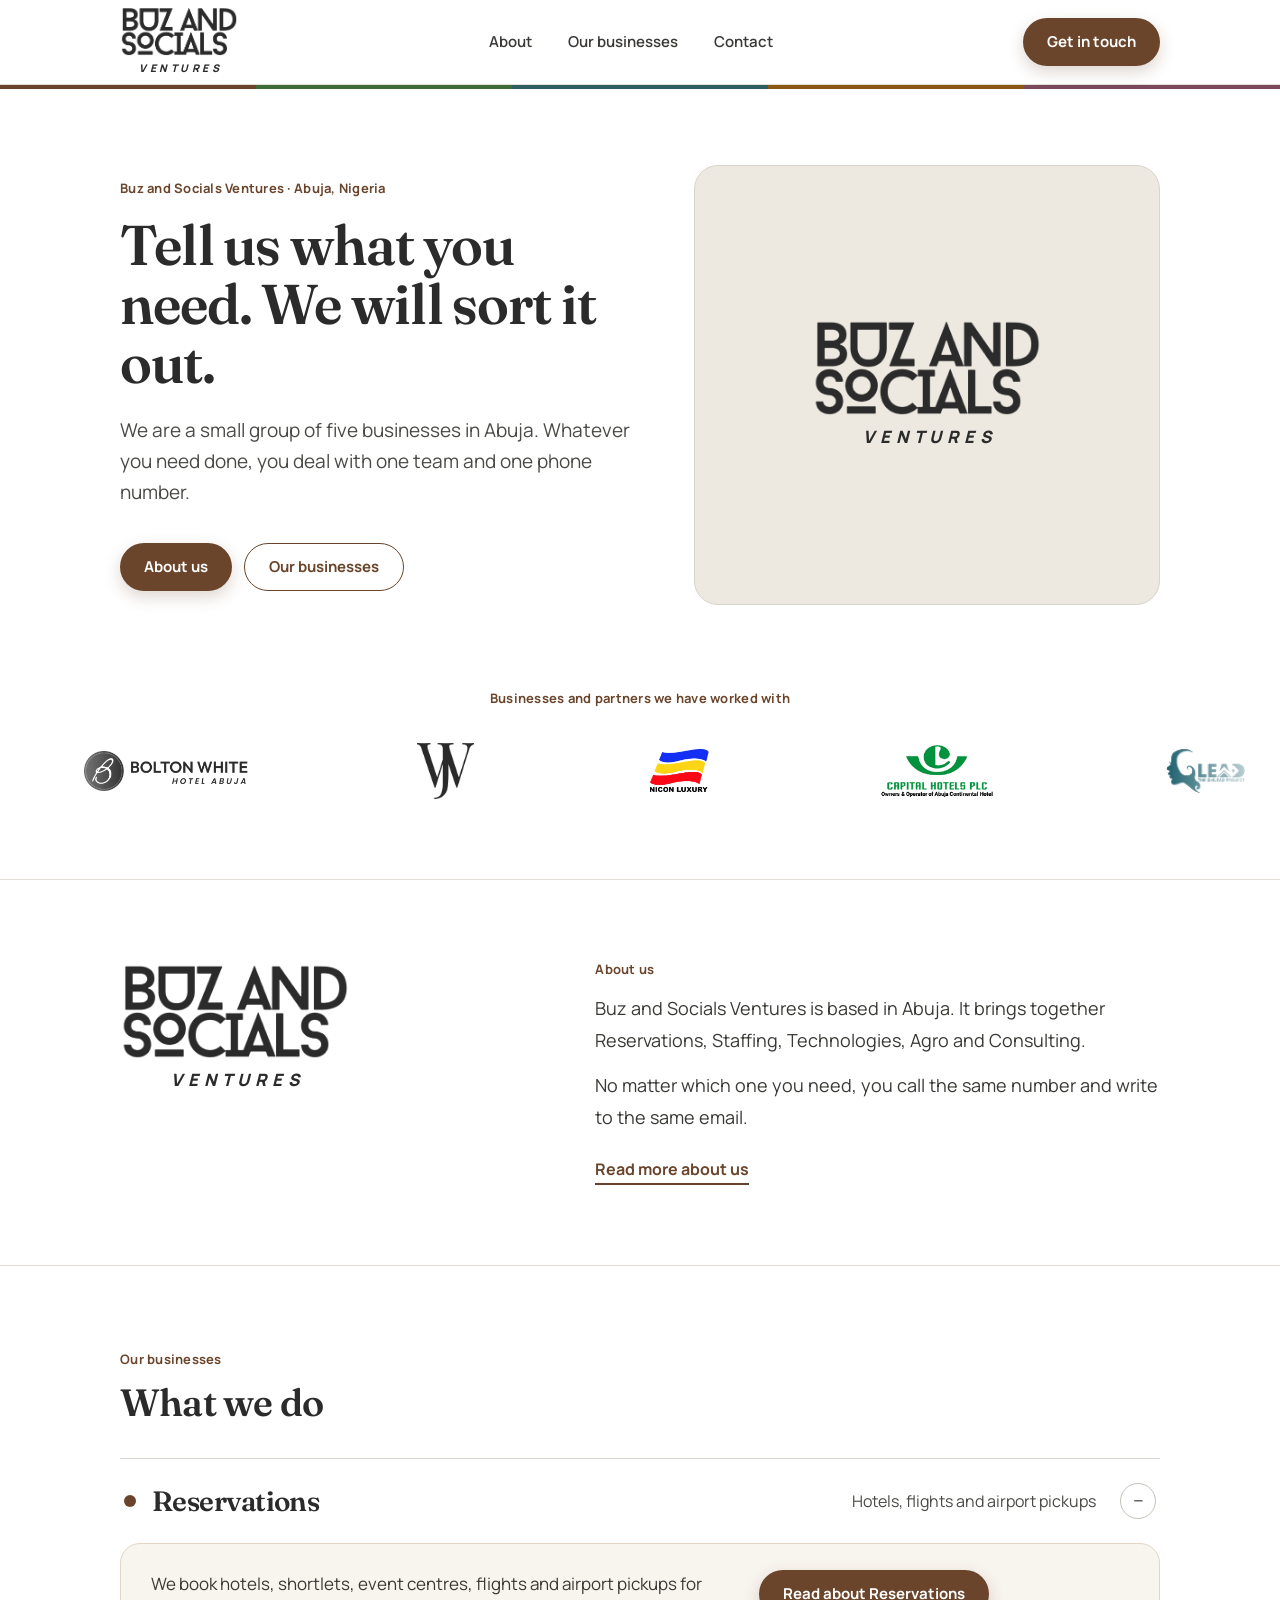
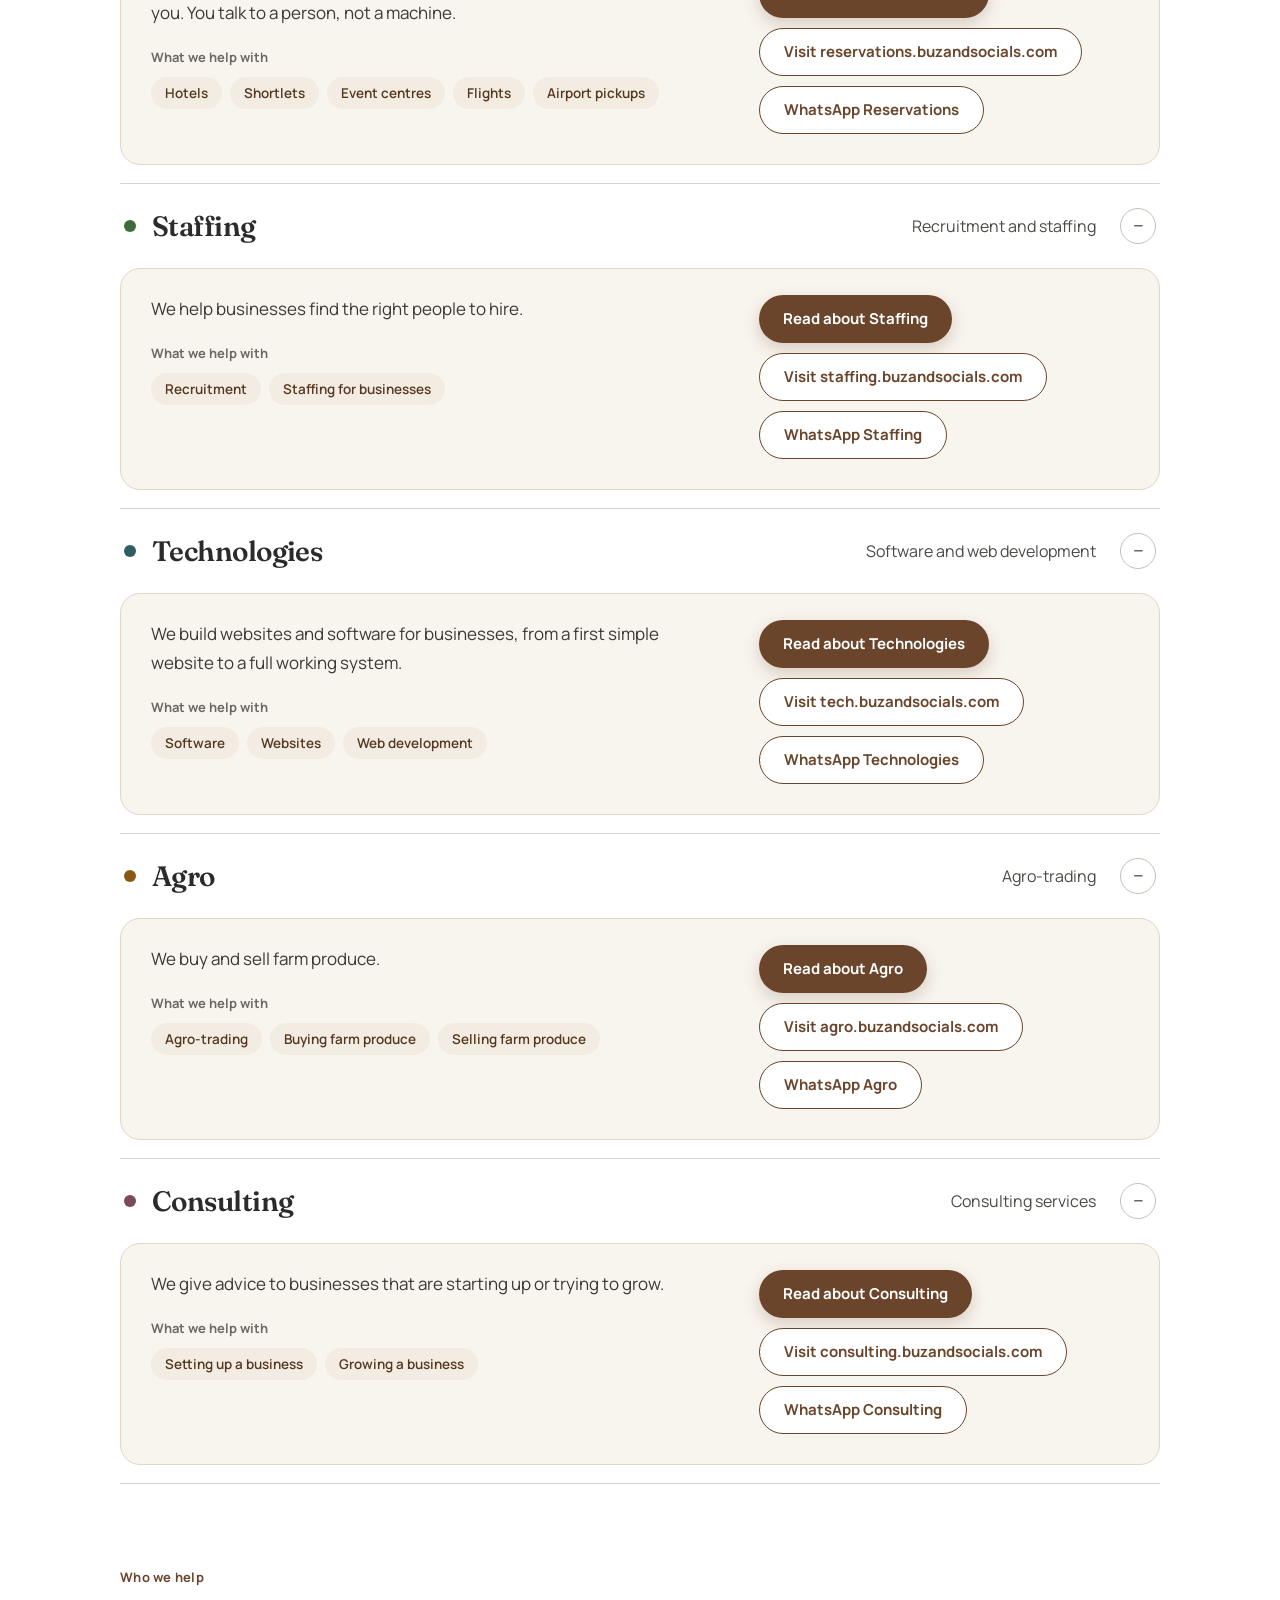
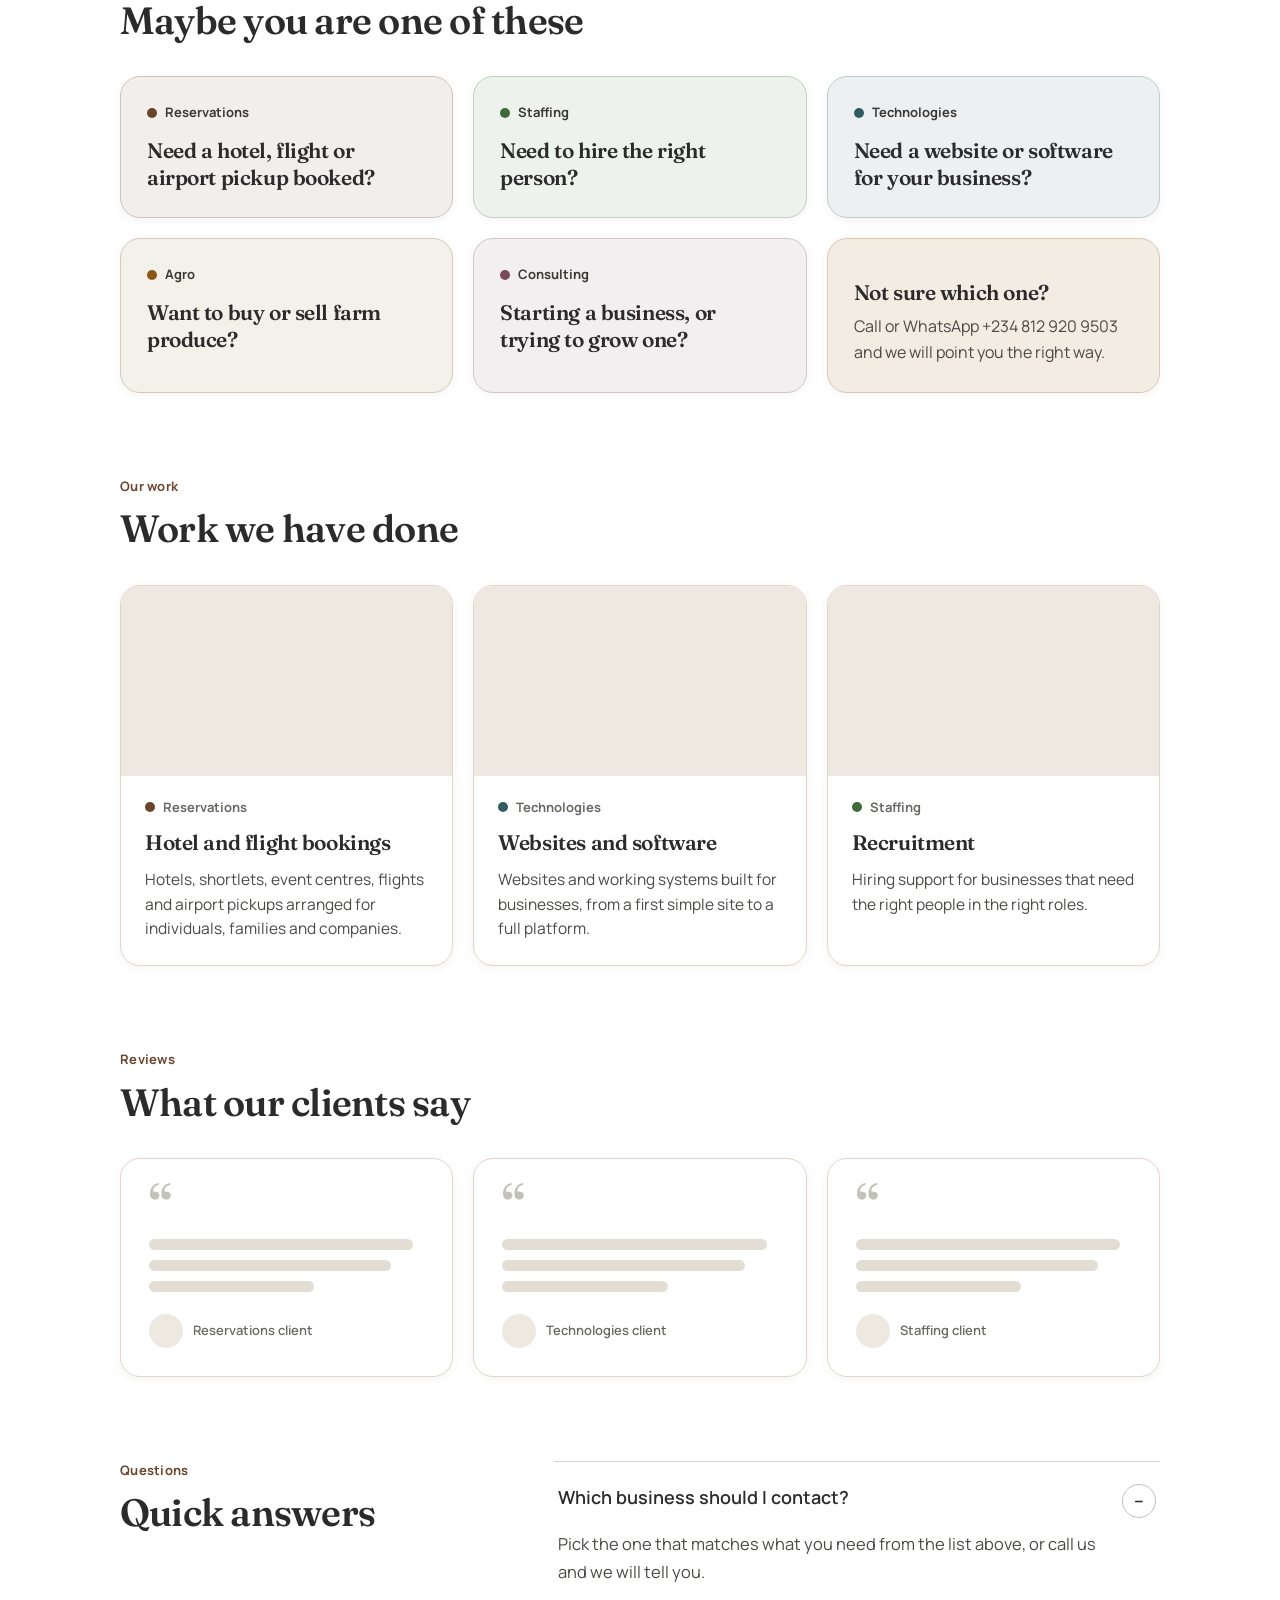
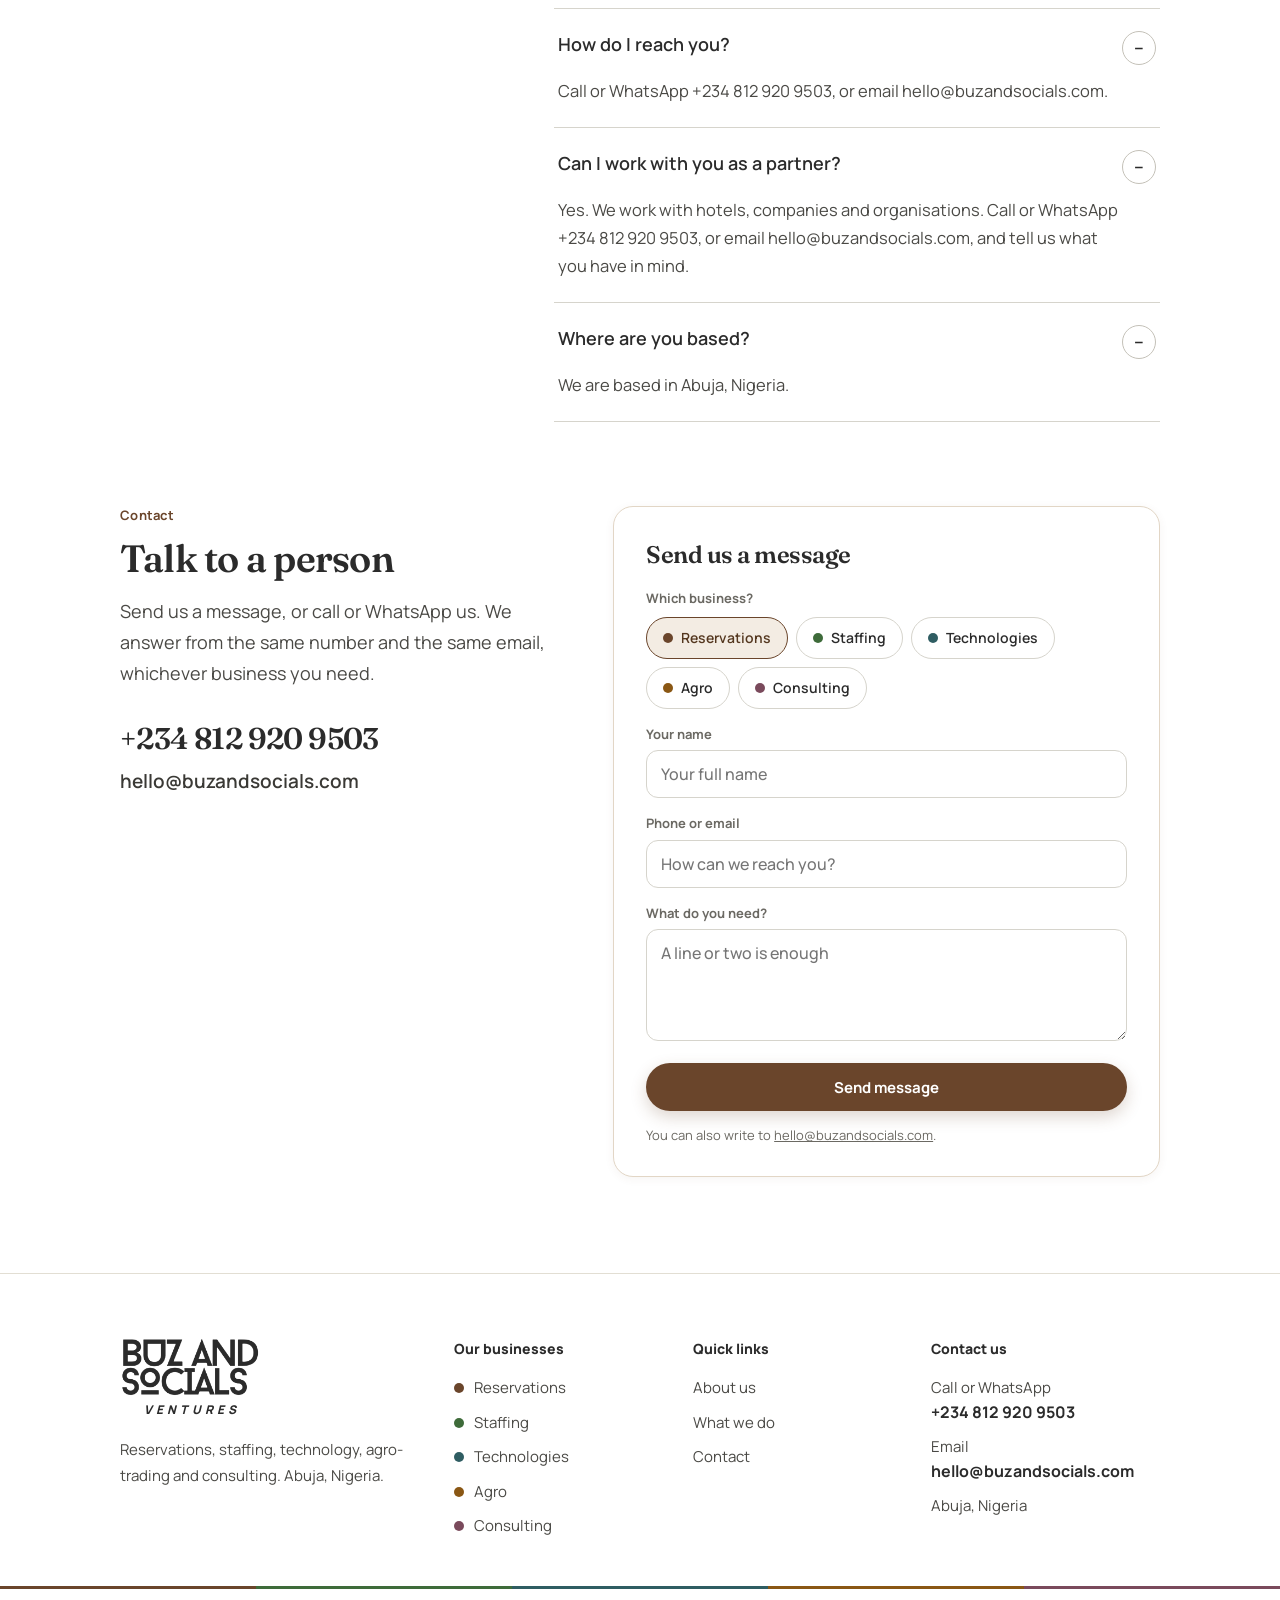
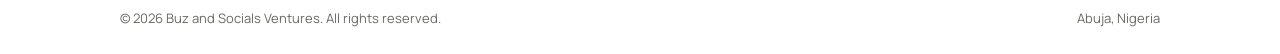
<file: site/index.html>
<!doctype html>
<html lang="en">
<head>
<meta charset="utf-8">
<meta name="viewport" content="width=device-width,initial-scale=1">
<title>Buz and Socials Ventures | Abuja, Nigeria</title>
<meta name="description" content="Buz and Socials Ventures is a small group of five businesses in Abuja, Nigeria: Reservations, Staffing, Technologies, Agro and Consulting. One team, one phone number.">
<meta name="theme-color" content="#6A452B">
<meta property="og:title" content="Buz and Socials Ventures | Abuja, Nigeria">
<meta property="og:description" content="Buz and Socials Ventures is a small group of five businesses in Abuja, Nigeria: Reservations, Staffing, Technologies, Agro and Consulting. One team, one phone number.">
<meta property="og:type" content="website">
<meta property="og:image" content="https://buzandsocials.com/assets/logo.png">
<link rel="canonical" href="https://buzandsocials.com/">
<link rel="icon" href="assets/logo.png">
<link rel="preconnect" href="https://fonts.googleapis.com"><link rel="preconnect" href="https://fonts.gstatic.com" crossorigin>
<link href="https://fonts.googleapis.com/css2?family=Fraunces:opsz,wght@9..144,500;9..144,600;9..144,700&family=Manrope:wght@400;500;600;700;800&display=swap" rel="stylesheet">
<link rel="stylesheet" href="styles.css">
</head>
<body>
<a class="skip" href="#main">Skip to content</a>
<header class="top">
<div class="wrap hdr">
<a class="logo" href="index.html" aria-label="Buz and Socials Ventures, home"><img src="assets/logo.png" alt="Buz and Socials" width="118" height="49"><span class="lw">VENTURES</span></a>
<nav class="nav" aria-label="Main"><a href="about.html">About</a><a href="index.html#businesses">Our businesses</a><a href="contact.html">Contact</a></nav>
<a class="btn hdr-cta" href="contact.html">Get in touch</a>
<button class="burger" type="button" aria-label="Menu" aria-expanded="false" aria-controls="mnav"><span></span><span></span><span></span></button>
</div>
<div class="mnav" id="mnav" hidden>
<a href="about.html">About us<b>→</b></a><a href="index.html#businesses">Our businesses<b>→</b></a><a href="contact.html">Contact<b>→</b></a>
<a class="btn" href="contact.html">Get in touch</a>
</div>
</header>
<div class="bar" style="height:4px"><i style="background:#6A452B"></i><i style="background:#3E6B3A"></i><i style="background:#2F5D62"></i><i style="background:#8A5714"></i><i style="background:#7A4A5C"></i></div>
<main id="main">
<section class="wrap hero">
<div class="hero-t">
<div class="eyebrow">Buz and Socials Ventures · Abuja, Nigeria</div>
<h1 class="h">Tell us what you need. We will sort it out.</h1>
<p class="lead">We are a small group of five businesses in Abuja. Whatever you need done, you deal with one team and one phone number.</p>
<div class="btns row"><a class="btn" href="about.html">About us</a><a class="btng" href="#businesses">Our businesses</a></div>
</div>
<div class="hero-photo" role="img" aria-label="Buz and Socials Ventures"><!-- Swap in a real photo: set background-image in .hero-photo, or put an <img> here --><span class="logo big"><img src="assets/logo.png" alt="" width="230" height="96"><span class="lw">VENTURES</span></span></div>
</section>

<!-- Add more partner logos as <div class="pi"><img src="assets/partners/name.png" alt="Partner name"></div> (Johnwood Hotel logo still to add) -->
<section class="partners" aria-label="Businesses and partners we have worked with">
<div class="eyebrow center">Businesses and partners we have worked with</div>
<div class="slidebox"><div class="slide"><div class="pi"><img src="assets/partners/bolton-white-hotel.png" alt="Bolton White Hotel"></div><div class="pi"><img src="assets/partners/johnwood-hotel.png" alt="Johnwood Hotel by Bolton"></div><div class="pi"><img src="assets/partners/nicon-luxury.png" alt="Nicon Luxury"></div><div class="pi"><img src="assets/partners/capital-hotels.png" alt="Capital Hotels Plc"></div><div class="pi"><img src="assets/partners/girllead.png" alt="GirlLEAD Talent Accelerator"></div><div class="pi"><img src="assets/partners/eyemark.png" alt="Eyemark"></div><div class="pi"><img src="assets/partners/netzence.png" alt="Netzence Sustainability"></div><div class="pi"><img src="assets/partners/omed-voyage.png" alt="Omed Voyage"></div><div class="pi"><span class="wm wm-pali">Palimart</span></div><div class="pi"><span class="wm wm-max"><b>Maxxed</b> Technical Systems</span></div><div class="pi"><img src="assets/partners/transcorp-hotels.png" alt="Transcorp Hotels"></div></div></div>
</section>

<section class="about-band" id="about"><div class="wrap about">
<div class="about-logo"><span class="logo big"><img src="assets/logo.png" alt="Buz and Socials" width="230" height="96"><span class="lw">VENTURES</span></span></div>
<div>
<div class="eyebrow">About us</div>
<p>Buz and Socials Ventures is based in Abuja. It brings together Reservations, Staffing, Technologies, Agro and Consulting.</p>
<p>No matter which one you need, you call the same number and write to the same email.</p>
<a class="ul" href="about.html">Read more about us</a>
</div></div></section>

<section class="wrap sec" id="businesses">
<div class="eyebrow">Our businesses</div><h2 class="h">What we do</h2>
<div class="rows"><details class="brow" open><summary><span class="nm"><i class="dot lg" style="--c:#6A452B"></i><span class="h rn">Reservations</span></span><span class="wt"><span class="wtx">Hotels, flights and airport pickups</span><span class="sg"></span></span></summary>
<div class="bpanel"><div class="bl"><p>We book hotels, shortlets, event centres, flights and airport pickups for you. You talk to a person, not a machine.</p><div class="sm">What we help with</div><div class="tags"><span class="tag">Hotels</span><span class="tag">Shortlets</span><span class="tag">Event centres</span><span class="tag">Flights</span><span class="tag">Airport pickups</span></div></div>
<div class="br"><a class="btn" href="reservations.html">Read about Reservations</a><a class="btng" href="https://reservations.buzandsocials.com">Visit reservations.buzandsocials.com</a><a class="btng" href="https://wa.me/2348129209503?text=Hello%2C%20I%20would%20like%20to%20ask%20about%20Reservations.">WhatsApp Reservations</a></div></div></details><details class="brow" open><summary><span class="nm"><i class="dot lg" style="--c:#3E6B3A"></i><span class="h rn">Staffing</span></span><span class="wt"><span class="wtx">Recruitment and staffing</span><span class="sg"></span></span></summary>
<div class="bpanel"><div class="bl"><p>We help businesses find the right people to hire.</p><div class="sm">What we help with</div><div class="tags"><span class="tag">Recruitment</span><span class="tag">Staffing for businesses</span></div></div>
<div class="br"><a class="btn" href="staffing.html">Read about Staffing</a><a class="btng" href="https://staffing.buzandsocials.com">Visit staffing.buzandsocials.com</a><a class="btng" href="https://wa.me/2348129209503?text=Hello%2C%20I%20would%20like%20to%20ask%20about%20Staffing.">WhatsApp Staffing</a></div></div></details><details class="brow" open><summary><span class="nm"><i class="dot lg" style="--c:#2F5D62"></i><span class="h rn">Technologies</span></span><span class="wt"><span class="wtx">Software and web development</span><span class="sg"></span></span></summary>
<div class="bpanel"><div class="bl"><p>We build websites and software for businesses, from a first simple website to a full working system.</p><div class="sm">What we help with</div><div class="tags"><span class="tag">Software</span><span class="tag">Websites</span><span class="tag">Web development</span></div></div>
<div class="br"><a class="btn" href="technologies.html">Read about Technologies</a><a class="btng" href="https://tech.buzandsocials.com">Visit tech.buzandsocials.com</a><a class="btng" href="https://wa.me/2348129209503?text=Hello%2C%20I%20would%20like%20to%20ask%20about%20Technologies.">WhatsApp Technologies</a></div></div></details><details class="brow" open><summary><span class="nm"><i class="dot lg" style="--c:#8A5714"></i><span class="h rn">Agro</span></span><span class="wt"><span class="wtx">Agro-trading</span><span class="sg"></span></span></summary>
<div class="bpanel"><div class="bl"><p>We buy and sell farm produce.</p><div class="sm">What we help with</div><div class="tags"><span class="tag">Agro-trading</span><span class="tag">Buying farm produce</span><span class="tag">Selling farm produce</span></div></div>
<div class="br"><a class="btn" href="agro.html">Read about Agro</a><a class="btng" href="https://agro.buzandsocials.com">Visit agro.buzandsocials.com</a><a class="btng" href="https://wa.me/2348129209503?text=Hello%2C%20I%20would%20like%20to%20ask%20about%20Agro.">WhatsApp Agro</a></div></div></details><details class="brow" open><summary><span class="nm"><i class="dot lg" style="--c:#7A4A5C"></i><span class="h rn">Consulting</span></span><span class="wt"><span class="wtx">Consulting services</span><span class="sg"></span></span></summary>
<div class="bpanel"><div class="bl"><p>We give advice to businesses that are starting up or trying to grow.</p><div class="sm">What we help with</div><div class="tags"><span class="tag">Setting up a business</span><span class="tag">Growing a business</span></div></div>
<div class="br"><a class="btn" href="consulting.html">Read about Consulting</a><a class="btng" href="https://consulting.buzandsocials.com">Visit consulting.buzandsocials.com</a><a class="btng" href="https://wa.me/2348129209503?text=Hello%2C%20I%20would%20like%20to%20ask%20about%20Consulting.">WhatsApp Consulting</a></div></div></details></div>
</section>

<section class="wrap sec">
<div class="eyebrow">Who we help</div><h2 class="h">Maybe you are one of these</h2>
<div class="grid3">
<a class="card aud" href="reservations.html" style="--c:#6A452B"><div class="sm"><i class="dot"></i>Reservations</div><div class="h">Need a hotel, flight or airport pickup booked?</div></a><a class="card aud" href="staffing.html" style="--c:#3E6B3A"><div class="sm"><i class="dot"></i>Staffing</div><div class="h">Need to hire the right person?</div></a><a class="card aud" href="technologies.html" style="--c:#2F5D62"><div class="sm"><i class="dot"></i>Technologies</div><div class="h">Need a website or software for your business?</div></a><a class="card aud" href="agro.html" style="--c:#8A5714"><div class="sm"><i class="dot"></i>Agro</div><div class="h">Want to buy or sell farm produce?</div></a><a class="card aud" href="consulting.html" style="--c:#7A4A5C"><div class="sm"><i class="dot"></i>Consulting</div><div class="h">Starting a business, or trying to grow one?</div></a>
<div class="card aud plain"><div class="h">Not sure which one?</div><p>Call or WhatsApp +234 812 920 9503 and we will point you the right way.</p></div>
</div>
</section>

<section class="wrap sec" id="work">
<div class="eyebrow">Our work</div><h2 class="h">Work we have done</h2>
<div class="grid3 works"><article class="card work ph"><div class="wimg"></div><div class="wb"><div class="sm"><i class="dot" style="--c:#6A452B"></i>Reservations</div><h3 class="h">Hotel and flight bookings</h3><p>Hotels, shortlets, event centres, flights and airport pickups arranged for individuals, families and companies.</p></div></article><article class="card work ph"><div class="wimg"></div><div class="wb"><div class="sm"><i class="dot" style="--c:#2F5D62"></i>Technologies</div><h3 class="h">Websites and software</h3><p>Websites and working systems built for businesses, from a first simple site to a full platform.</p></div></article><article class="card work ph"><div class="wimg"></div><div class="wb"><div class="sm"><i class="dot" style="--c:#3E6B3A"></i>Staffing</div><h3 class="h">Recruitment</h3><p>Hiring support for businesses that need the right people in the right roles.</p></div></article></div>
</section>

<section class="wrap sec" id="reviews">
<div class="eyebrow">Reviews</div><h2 class="h">What our clients say</h2>
<div class="grid3 quotes"><figure class="card quote ph"><div class="h qm">&ldquo;</div><span class="sk q" style="width:96%"></span><span class="sk q" style="width:88%"></span><span class="sk q" style="width:60%"></span><figcaption><span class="av"></span>Reservations client</figcaption></figure><figure class="card quote ph"><div class="h qm">&ldquo;</div><span class="sk q" style="width:96%"></span><span class="sk q" style="width:88%"></span><span class="sk q" style="width:60%"></span><figcaption><span class="av"></span>Technologies client</figcaption></figure><figure class="card quote ph"><div class="h qm">&ldquo;</div><span class="sk q" style="width:96%"></span><span class="sk q" style="width:88%"></span><span class="sk q" style="width:60%"></span><figcaption><span class="av"></span>Staffing client</figcaption></figure></div>
</section>

<section class="wrap sec">
<div class="two">
<div><div class="eyebrow">Questions</div><h2 class="h">Quick answers</h2></div>
<div class="faq"><details open><summary>Which business should I contact?</summary><p>Pick the one that matches what you need from the list above, or call us and we will tell you.</p></details><details open><summary>How do I reach you?</summary><p>Call or WhatsApp +234 812 920 9503, or email hello@buzandsocials.com.</p></details><details open><summary>Can I work with you as a partner?</summary><p>Yes. We work with hotels, companies and organisations. Call or WhatsApp +234 812 920 9503, or email hello@buzandsocials.com, and tell us what you have in mind.</p></details><details open><summary>Where are you based?</summary><p>We are based in Abuja, Nigeria.</p></details></div>
</div>
</section>

<section class="wrap sec last" id="contact">
<div class="two">
<div><div class="eyebrow">Contact</div><h2 class="h">Talk to a person</h2>
<p class="lead sm2">Send us a message, or call or WhatsApp us. We answer from the same number and the same email, whichever business you need.</p>
<div class="reach"><a class="h big" href="tel:+2348129209503">+234 812 920 9503</a><a href="mailto:hello@buzandsocials.com">hello@buzandsocials.com</a></div></div>
<form class="card form" data-wa="2348129209503" novalidate>
<h3 class="h">Send us a message</h3>
<fieldset class="chips"><legend>Which business?</legend><label class="chip"><input type="radio" name="biz" value="Reservations" checked><span><i class="dot" style="background:#6A452B"></i>Reservations</span></label><label class="chip"><input type="radio" name="biz" value="Staffing"><span><i class="dot" style="background:#3E6B3A"></i>Staffing</span></label><label class="chip"><input type="radio" name="biz" value="Technologies"><span><i class="dot" style="background:#2F5D62"></i>Technologies</span></label><label class="chip"><input type="radio" name="biz" value="Agro"><span><i class="dot" style="background:#8A5714"></i>Agro</span></label><label class="chip"><input type="radio" name="biz" value="Consulting"><span><i class="dot" style="background:#7A4A5C"></i>Consulting</span></label></fieldset>
<label class="fld">Your name<input name="name" autocomplete="name" placeholder="Your full name" required></label>
<label class="fld">Phone or email<input name="contact" autocomplete="tel" placeholder="How can we reach you?" required></label>
<label class="fld">What do you need?<textarea name="msg" placeholder="A line or two is enough" required></textarea></label>
<button class="btn full" type="submit">Send message</button>
<p class="note">You can also write to <a href="mailto:hello@buzandsocials.com">hello@buzandsocials.com</a>.</p>
<p class="err" role="alert" hidden>Please fill in your name, how we can reach you, and your message.</p>
</form>
</div>
</section>
</main>
<footer class="foot">
<div class="wrap fgrid">
<div><span class="logo flogo"><img src="assets/logo.png" alt="Buz and Socials" width="140" height="58"><span class="lw">VENTURES</span></span><p>Reservations, staffing, technology, agro-trading and consulting. Abuja, Nigeria.</p></div>
<div><h4>Our businesses</h4><div class="fl"><a href="reservations.html"><i class="dot" style="background:#6A452B"></i>Reservations</a><a href="staffing.html"><i class="dot" style="background:#3E6B3A"></i>Staffing</a><a href="technologies.html"><i class="dot" style="background:#2F5D62"></i>Technologies</a><a href="agro.html"><i class="dot" style="background:#8A5714"></i>Agro</a><a href="consulting.html"><i class="dot" style="background:#7A4A5C"></i>Consulting</a></div></div>
<div><h4>Quick links</h4><div class="fl"><a href="about.html">About us</a><a href="index.html#businesses">What we do</a><a href="contact.html">Contact</a></div></div>
<div><h4>Contact us</h4><div class="fl fc"><span>Call or WhatsApp<br><a href="tel:+2348129209503"><strong>+234 812 920 9503</strong></a></span><span>Email<br><a href="mailto:hello@buzandsocials.com"><strong>hello@buzandsocials.com</strong></a></span><span>Abuja, Nigeria</span></div></div>
</div>
<div class="bar" style="height:3px"><i style="background:#6A452B"></i><i style="background:#3E6B3A"></i><i style="background:#2F5D62"></i><i style="background:#8A5714"></i><i style="background:#7A4A5C"></i></div>
<div class="wrap fbase"><span>© 2026 Buz and Socials Ventures. All rights reserved.</span><span>Abuja, Nigeria</span></div>
</footer>
<script src="site.js" defer></script>
</body>
</html>
</file>
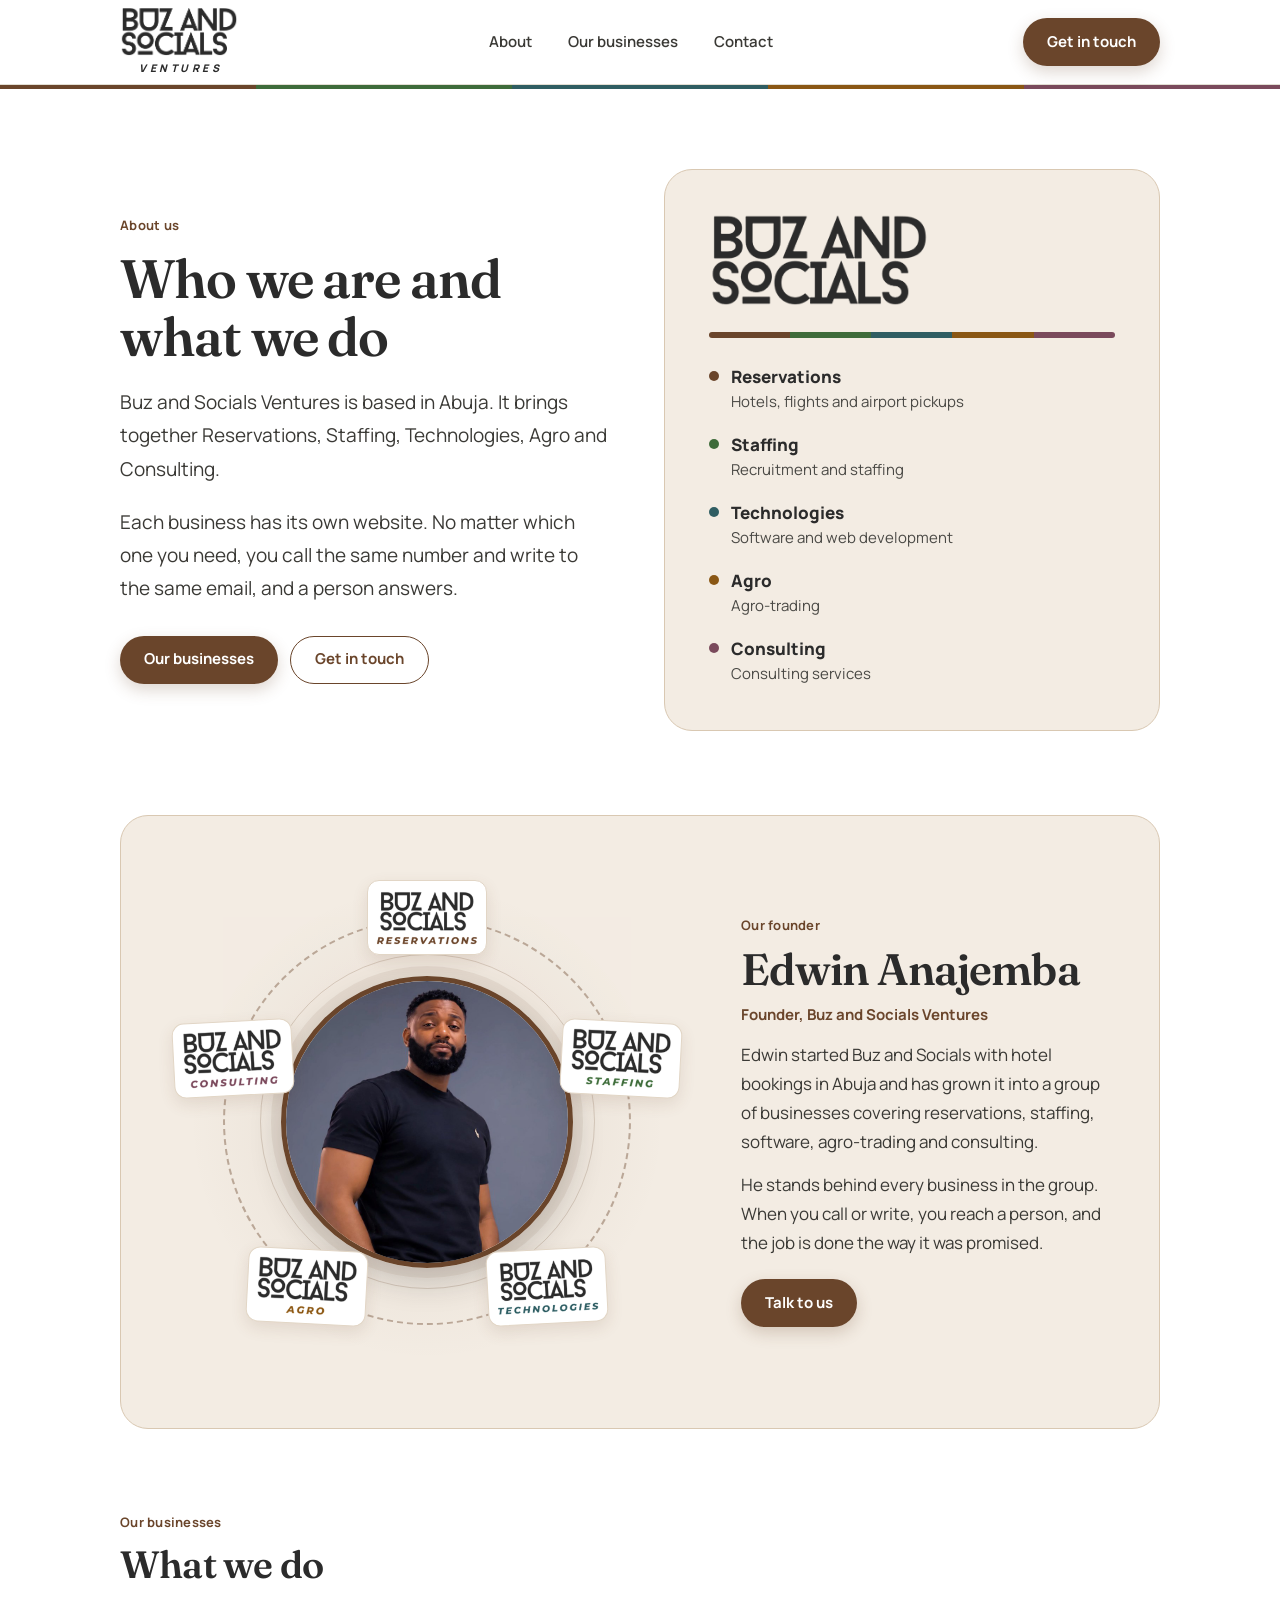
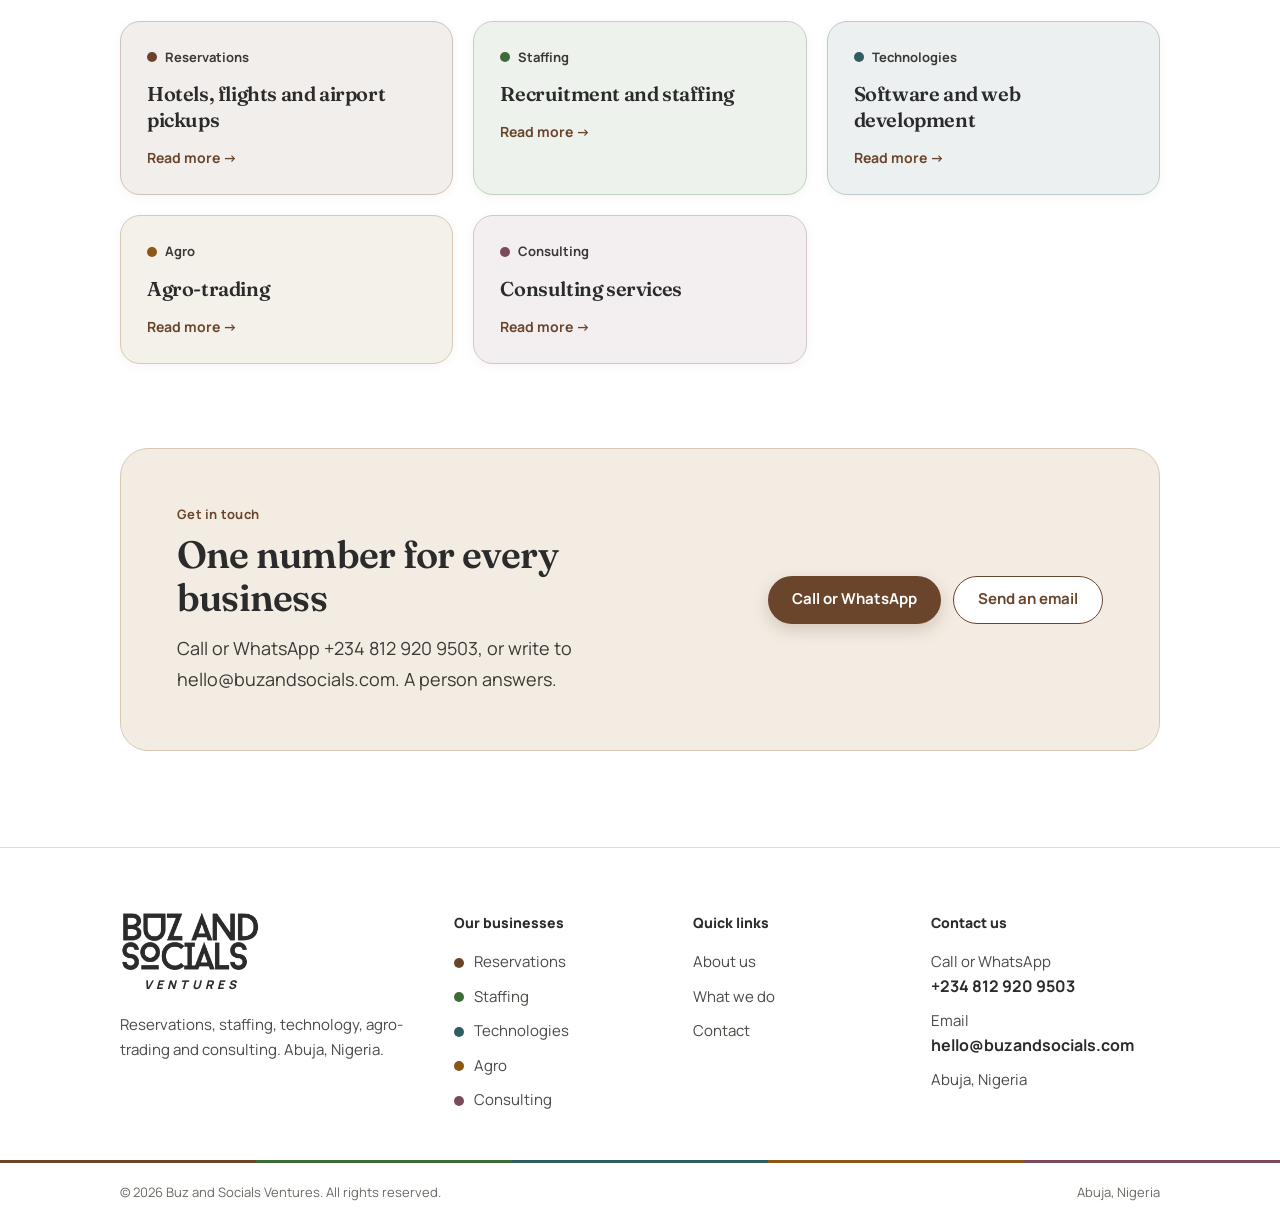
<file: site/about.html>
<!doctype html>
<html lang="en">
<head>
<meta charset="utf-8">
<meta name="viewport" content="width=device-width,initial-scale=1">
<title>About us | Buz and Socials Ventures</title>
<meta name="description" content="Buz and Socials Ventures is based in Abuja. It brings together Reservations, Staffing, Technologies, Agro and Consulting.">
<meta name="theme-color" content="#6A452B">
<meta property="og:title" content="About us | Buz and Socials Ventures">
<meta property="og:description" content="Buz and Socials Ventures is based in Abuja. It brings together Reservations, Staffing, Technologies, Agro and Consulting.">
<meta property="og:type" content="website">
<meta property="og:image" content="https://buzandsocials.com/assets/logo.png">
<link rel="canonical" href="https://buzandsocials.com/about.html">
<link rel="icon" href="assets/logo.png">
<link rel="preconnect" href="https://fonts.googleapis.com"><link rel="preconnect" href="https://fonts.gstatic.com" crossorigin>
<link href="https://fonts.googleapis.com/css2?family=Fraunces:opsz,wght@9..144,500;9..144,600;9..144,700&family=Manrope:wght@400;500;600;700;800&display=swap" rel="stylesheet">
<link rel="stylesheet" href="styles.css">
</head>
<body>
<a class="skip" href="#main">Skip to content</a>
<header class="top">
<div class="wrap hdr">
<a class="logo" href="index.html" aria-label="Buz and Socials Ventures, home"><img src="assets/logo.png" alt="Buz and Socials" width="118" height="49"><span class="lw">VENTURES</span></a>
<nav class="nav" aria-label="Main"><a href="about.html">About</a><a href="index.html#businesses">Our businesses</a><a href="contact.html">Contact</a></nav>
<a class="btn hdr-cta" href="contact.html">Get in touch</a>
<button class="burger" type="button" aria-label="Menu" aria-expanded="false" aria-controls="mnav"><span></span><span></span><span></span></button>
</div>
<div class="mnav" id="mnav" hidden>
<a href="about.html">About us<b>→</b></a><a href="index.html#businesses">Our businesses<b>→</b></a><a href="contact.html">Contact<b>→</b></a>
<a class="btn" href="contact.html">Get in touch</a>
</div>
</header>
<div class="bar" style="height:4px"><i style="background:#6A452B"></i><i style="background:#3E6B3A"></i><i style="background:#2F5D62"></i><i style="background:#8A5714"></i><i style="background:#7A4A5C"></i></div>
<main id="main">
<section class="wrap sec about-top"><div class="abh">
<div><div class="eyebrow">About us</div><h1 class="h">Who we are and what we do</h1>
<p>Buz and Socials Ventures is based in Abuja. It brings together Reservations, Staffing, Technologies, Agro and Consulting.</p>
<p>Each business has its own website. No matter which one you need, you call the same number and write to the same email, and a person answers.</p>
<div class="btns row"><a class="btn" href="index.html#businesses">Our businesses</a><a class="btng" href="contact.html">Get in touch</a></div></div>
<div class="abc"><img src="assets/logo.png" alt="Buz and Socials" width="220" height="92"><div class="bar abbar"><i style="background:#6A452B"></i><i style="background:#3E6B3A"></i><i style="background:#2F5D62"></i><i style="background:#8A5714"></i><i style="background:#7A4A5C"></i></div><div class="abl"><div class="abr"><i class="dot" style="background:#6A452B"></i><div><b>Reservations</b><span>Hotels, flights and airport pickups</span></div></div><div class="abr"><i class="dot" style="background:#3E6B3A"></i><div><b>Staffing</b><span>Recruitment and staffing</span></div></div><div class="abr"><i class="dot" style="background:#2F5D62"></i><div><b>Technologies</b><span>Software and web development</span></div></div><div class="abr"><i class="dot" style="background:#8A5714"></i><div><b>Agro</b><span>Agro-trading</span></div></div><div class="abr"><i class="dot" style="background:#7A4A5C"></i><div><b>Consulting</b><span>Consulting services</span></div></div></div></div>
</div></section>
<section class="wrap sec founder" id="founder"><div class="fpanel"><div class="fnd">
<div class="orbit" aria-label="Edwin Anajemba, founder of Buz and Socials Ventures"><i class="glow"></i><i class="r1"></i><i class="r2"></i><span class="op"><img src="assets/founder.jpg" alt="Edwin Anajemba, founder of Buz and Socials Ventures" width="480" height="480" loading="lazy"></span><span class="oc" style="left:38.00%;top:1.75%;transform:rotate(0deg)"><img src="assets/orbit/biz-reservations.png" alt="Buz and Socials Reservations" loading="lazy"></span><span class="oc" style="left:76.76%;top:29.91%;transform:rotate(3deg)"><img src="assets/orbit/biz-staffing.png" alt="Buz and Socials Staffing" loading="lazy"></span><span class="oc" style="left:61.95%;top:75.47%;transform:rotate(-3deg)"><img src="assets/orbit/biz-technologies.png" alt="Buz and Socials Technologies" loading="lazy"></span><span class="oc" style="left:14.05%;top:75.47%;transform:rotate(3deg)"><img src="assets/orbit/biz-agro.png" alt="Buz and Socials Agro" loading="lazy"></span><span class="oc" style="left:-0.76%;top:29.91%;transform:rotate(-3deg)"><img src="assets/orbit/biz-consulting.png" alt="Buz and Socials Consulting" loading="lazy"></span></div>
<div class="ftx"><div class="eyebrow">Our founder</div><h2 class="h">Edwin Anajemba</h2>
<p class="fr">Founder, Buz and Socials Ventures</p>
<p>Edwin started Buz and Socials with hotel bookings in Abuja and has grown it into a group of businesses covering reservations, staffing, software, agro-trading and consulting.</p>
<p>He stands behind every business in the group. When you call or write, you reach a person, and the job is done the way it was promised.</p>
<div class="btns row"><a class="btn" href="contact.html">Talk to us</a></div></div>
</div></div></section>
<section class="wrap sec"><div class="eyebrow">Our businesses</div><h2 class="h">What we do</h2>
<div class="grid3 cards"><a class="card aud" href="reservations.html" style="--c:#6A452B"><div class="sm"><i class="dot"></i>Reservations</div><div class="h">Hotels, flights and airport pickups</div><span class="more">Read more →</span></a><a class="card aud" href="staffing.html" style="--c:#3E6B3A"><div class="sm"><i class="dot"></i>Staffing</div><div class="h">Recruitment and staffing</div><span class="more">Read more →</span></a><a class="card aud" href="technologies.html" style="--c:#2F5D62"><div class="sm"><i class="dot"></i>Technologies</div><div class="h">Software and web development</div><span class="more">Read more →</span></a><a class="card aud" href="agro.html" style="--c:#8A5714"><div class="sm"><i class="dot"></i>Agro</div><div class="h">Agro-trading</div><span class="more">Read more →</span></a><a class="card aud" href="consulting.html" style="--c:#7A4A5C"><div class="sm"><i class="dot"></i>Consulting</div><div class="h">Consulting services</div><span class="more">Read more →</span></a></div></section>
<section class="wrap sec last"><div class="abcta"><div><div class="eyebrow">Get in touch</div><h2 class="h">One number for every business</h2><p>Call or WhatsApp +234 812 920 9503, or write to hello@buzandsocials.com. A person answers.</p></div><div class="btns"><a class="btn" href="contact.html">Call or WhatsApp</a><a class="btng" href="contact.html">Send an email</a></div></div></section>
</main>
<footer class="foot">
<div class="wrap fgrid">
<div><span class="logo flogo"><img src="assets/logo.png" alt="Buz and Socials" width="140" height="58"><span class="lw">VENTURES</span></span><p>Reservations, staffing, technology, agro-trading and consulting. Abuja, Nigeria.</p></div>
<div><h4>Our businesses</h4><div class="fl"><a href="reservations.html"><i class="dot" style="background:#6A452B"></i>Reservations</a><a href="staffing.html"><i class="dot" style="background:#3E6B3A"></i>Staffing</a><a href="technologies.html"><i class="dot" style="background:#2F5D62"></i>Technologies</a><a href="agro.html"><i class="dot" style="background:#8A5714"></i>Agro</a><a href="consulting.html"><i class="dot" style="background:#7A4A5C"></i>Consulting</a></div></div>
<div><h4>Quick links</h4><div class="fl"><a href="about.html">About us</a><a href="index.html#businesses">What we do</a><a href="contact.html">Contact</a></div></div>
<div><h4>Contact us</h4><div class="fl fc"><span>Call or WhatsApp<br><a href="tel:+2348129209503"><strong>+234 812 920 9503</strong></a></span><span>Email<br><a href="mailto:hello@buzandsocials.com"><strong>hello@buzandsocials.com</strong></a></span><span>Abuja, Nigeria</span></div></div>
</div>
<div class="bar" style="height:3px"><i style="background:#6A452B"></i><i style="background:#3E6B3A"></i><i style="background:#2F5D62"></i><i style="background:#8A5714"></i><i style="background:#7A4A5C"></i></div>
<div class="wrap fbase"><span>© 2026 Buz and Socials Ventures. All rights reserved.</span><span>Abuja, Nigeria</span></div>
</footer>
<script src="site.js" defer></script>
</body>
</html>
</file>
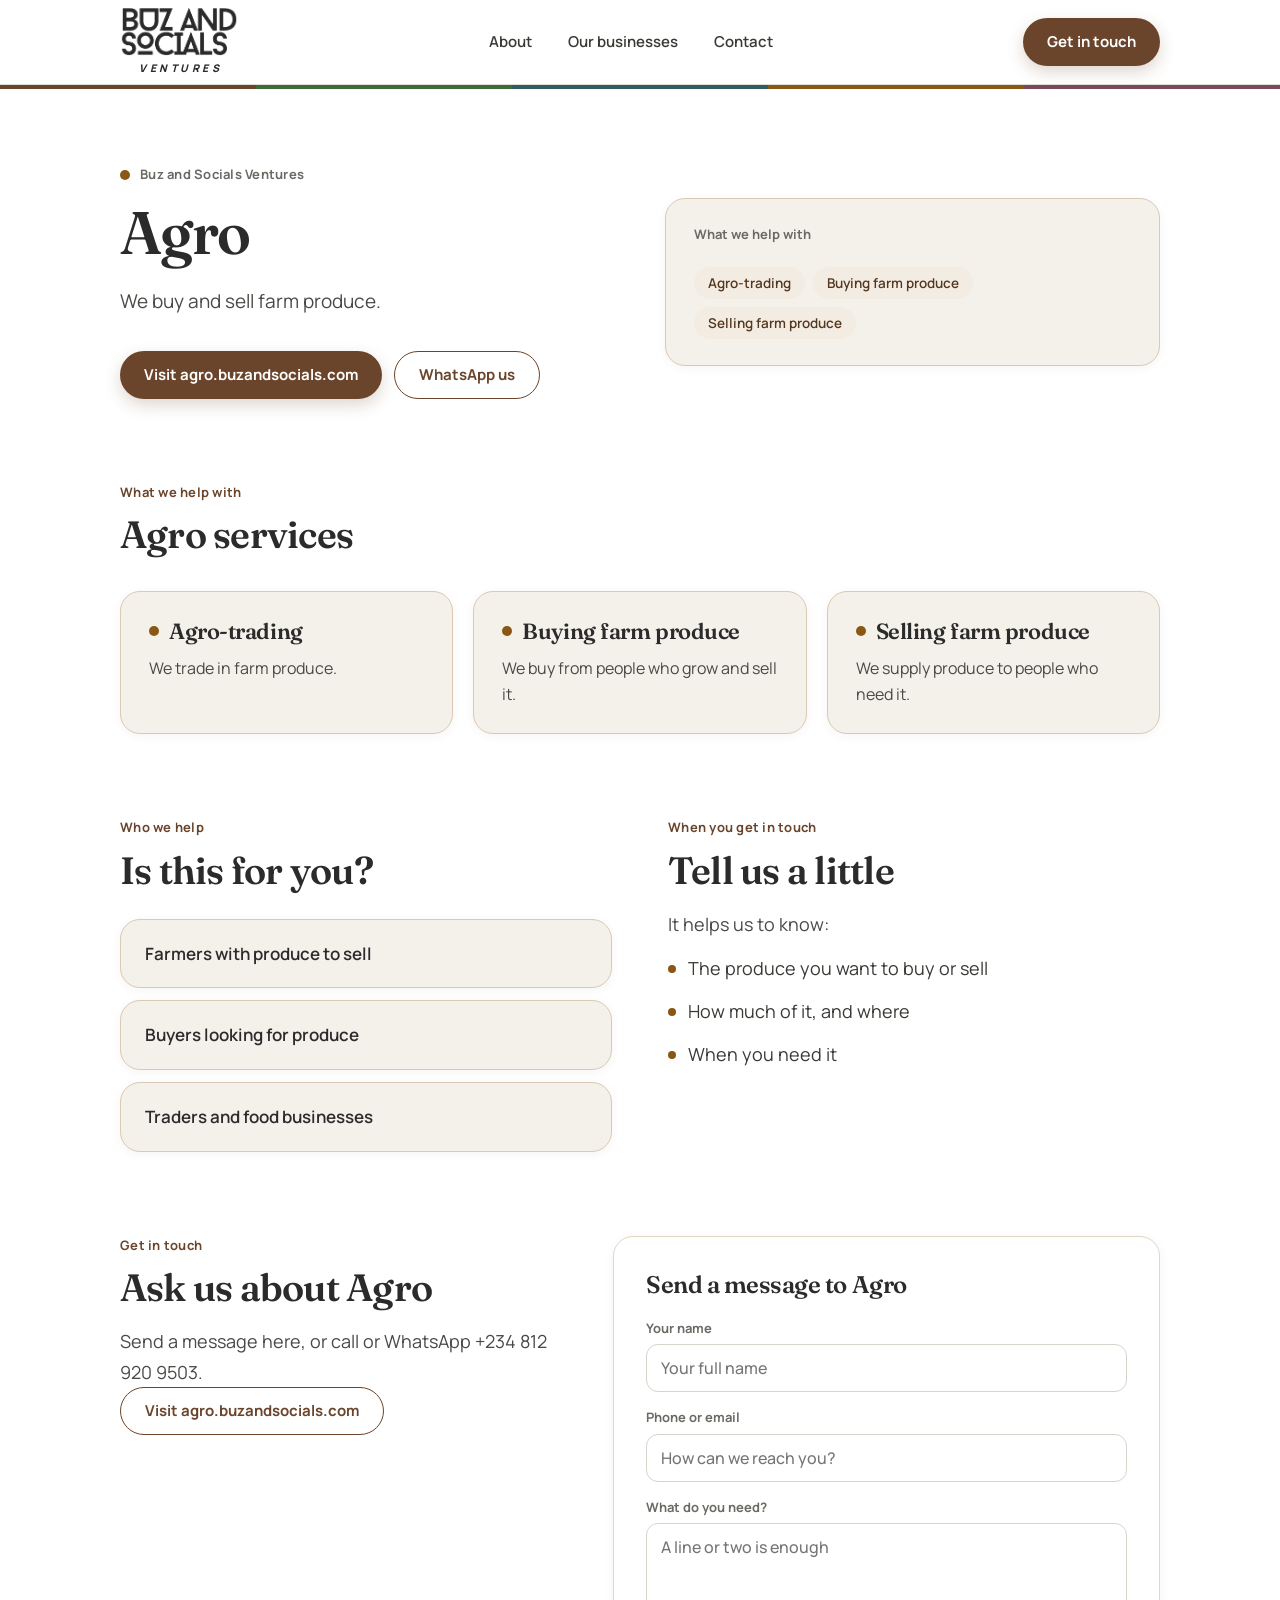
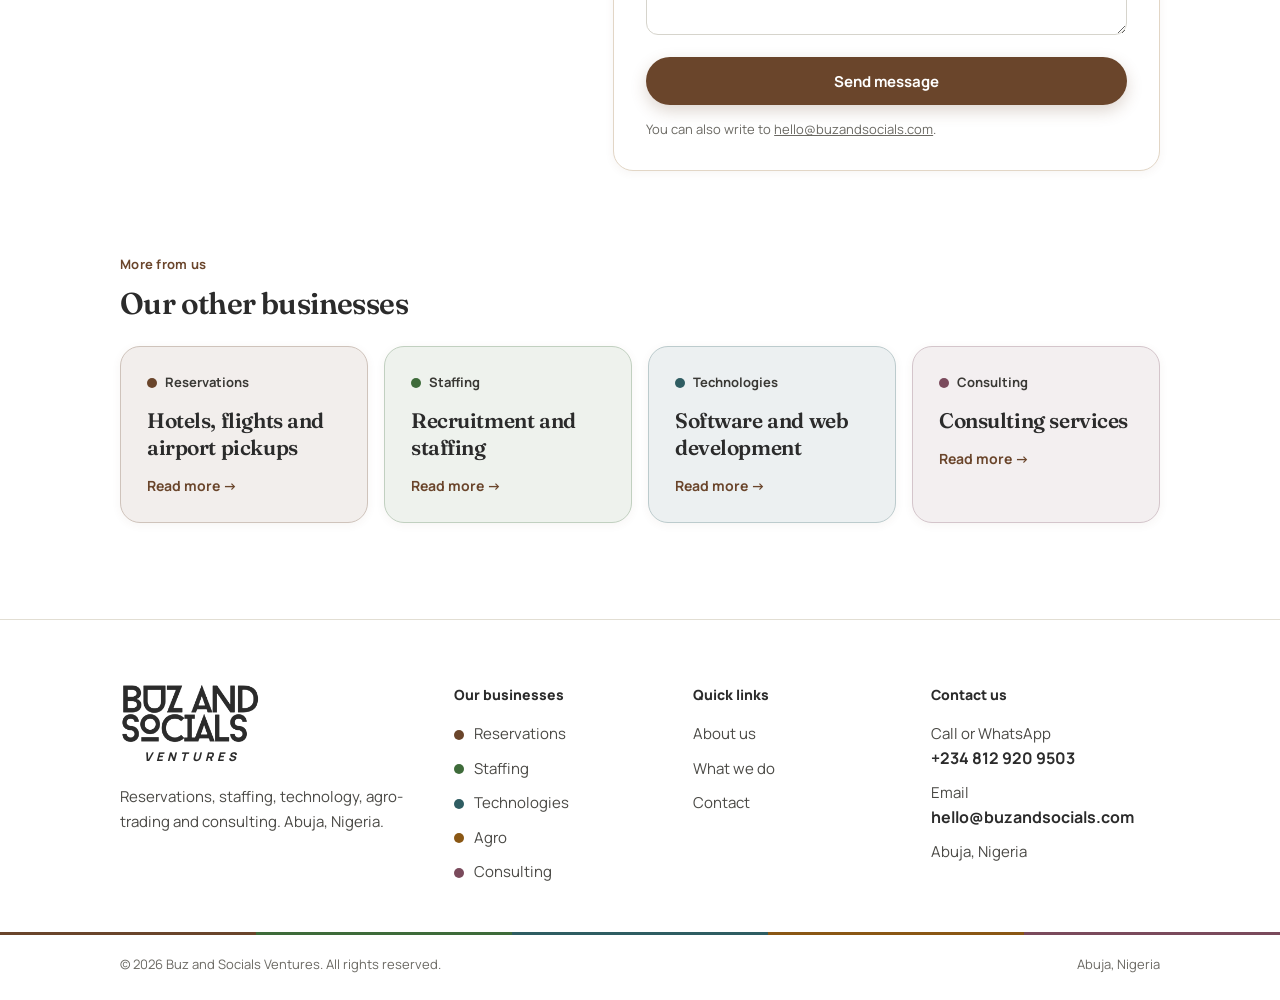
<file: site/agro.html>
<!doctype html>
<html lang="en">
<head>
<meta charset="utf-8">
<meta name="viewport" content="width=device-width,initial-scale=1">
<title>Agro | Buz and Socials Ventures</title>
<meta name="description" content="We buy and sell farm produce.">
<meta name="theme-color" content="#6A452B">
<meta property="og:title" content="Agro | Buz and Socials Ventures">
<meta property="og:description" content="We buy and sell farm produce.">
<meta property="og:type" content="website">
<meta property="og:image" content="https://buzandsocials.com/assets/logo.png">
<link rel="canonical" href="https://buzandsocials.com/agro.html">
<link rel="icon" href="assets/logo.png">
<link rel="preconnect" href="https://fonts.googleapis.com"><link rel="preconnect" href="https://fonts.gstatic.com" crossorigin>
<link href="https://fonts.googleapis.com/css2?family=Fraunces:opsz,wght@9..144,500;9..144,600;9..144,700&family=Manrope:wght@400;500;600;700;800&display=swap" rel="stylesheet">
<link rel="stylesheet" href="styles.css">
</head>
<body>
<a class="skip" href="#main">Skip to content</a>
<header class="top">
<div class="wrap hdr">
<a class="logo" href="index.html" aria-label="Buz and Socials Ventures, home"><img src="assets/logo.png" alt="Buz and Socials" width="118" height="49"><span class="lw">VENTURES</span></a>
<nav class="nav" aria-label="Main"><a href="about.html">About</a><a href="index.html#businesses">Our businesses</a><a href="contact.html">Contact</a></nav>
<a class="btn hdr-cta" href="contact.html">Get in touch</a>
<button class="burger" type="button" aria-label="Menu" aria-expanded="false" aria-controls="mnav"><span></span><span></span><span></span></button>
</div>
<div class="mnav" id="mnav" hidden>
<a href="about.html">About us<b>→</b></a><a href="index.html#businesses">Our businesses<b>→</b></a><a href="contact.html">Contact<b>→</b></a>
<a class="btn" href="contact.html">Get in touch</a>
</div>
</header>
<div class="bar" style="height:4px"><i style="background:#6A452B"></i><i style="background:#3E6B3A"></i><i style="background:#2F5D62"></i><i style="background:#8A5714"></i><i style="background:#7A4A5C"></i></div>
<main id="main">
<section class="wrap hero" style="--c:#8A5714">
<div class="hero-t">
<div class="eyebrow dotted"><i class="dot"></i>Buz and Socials Ventures</div>
<h1 class="h big1">Agro</h1>
<p class="lead">We buy and sell farm produce.</p>
<div class="btns row"><a class="btn" href="https://agro.buzandsocials.com">Visit agro.buzandsocials.com</a><a class="btng" href="https://wa.me/2348129209503?text=Hello%2C%20I%20would%20like%20to%20ask%20about%20Agro.">WhatsApp us</a></div>
</div>
<aside class="card hero-list tinted" aria-label="What we help with"><div class="sm">What we help with</div><div class="tags"><span class="tag">Agro-trading</span><span class="tag">Buying farm produce</span><span class="tag">Selling farm produce</span></div></aside>
</section>
<section class="wrap sec"><div class="eyebrow">What we help with</div><h2 class="h">Agro services</h2><div class="grid3"><div class="card sv" style="--c:#8A5714"><div class="h"><i class="dot"></i>Agro-trading</div><p>We trade in farm produce.</p></div><div class="card sv" style="--c:#8A5714"><div class="h"><i class="dot"></i>Buying farm produce</div><p>We buy from people who grow and sell it.</p></div><div class="card sv" style="--c:#8A5714"><div class="h"><i class="dot"></i>Selling farm produce</div><p>We supply produce to people who need it.</p></div></div></section>
<section class="wrap sec"><div class="two">
<div><div class="eyebrow">Who we help</div><h2 class="h">Is this for you?</h2><div class="stack sm3"><div class="card wh" style="--c:#8A5714">Farmers with produce to sell</div><div class="card wh" style="--c:#8A5714">Buyers looking for produce</div><div class="card wh" style="--c:#8A5714">Traders and food businesses</div></div></div>
<div><div class="eyebrow">When you get in touch</div><h2 class="h">Tell us a little</h2><p class="lead sm2">It helps us to know:</p><ul class="dots" style="--c:#8A5714"><li>The produce you want to buy or sell</li><li>How much of it, and where</li><li>When you need it</li></ul></div>
</div></section>
<section class="wrap sec"><div class="two">
<div><div class="eyebrow">Get in touch</div><h2 class="h">Ask us about Agro</h2>
<p class="lead sm2">Send a message here, or call or WhatsApp +234 812 920 9503.</p>
<a class="btng" href="https://agro.buzandsocials.com">Visit agro.buzandsocials.com</a>
</div>
<form class="card form" data-wa="2348129209503" novalidate>
<h3 class="h">Send a message to Agro</h3>
<input type="hidden" name="biz" value="Agro">
<label class="fld">Your name<input name="name" autocomplete="name" placeholder="Your full name" required></label>
<label class="fld">Phone or email<input name="contact" autocomplete="tel" placeholder="How can we reach you?" required></label>
<label class="fld">What do you need?<textarea name="msg" placeholder="A line or two is enough" required></textarea></label>
<button class="btn full" type="submit">Send message</button>
<p class="note">You can also write to <a href="mailto:hello@buzandsocials.com">hello@buzandsocials.com</a>.</p>
<p class="err" role="alert" hidden>Please fill in your name, how we can reach you, and your message.</p>
</form>
</div></section>
<section class="wrap sec last"><div class="eyebrow">More from us</div><h2 class="h sm4">Our other businesses</h2><div class="grid4"><a class="card aud" href="reservations.html" style="--c:#6A452B"><div class="sm"><i class="dot"></i>Reservations</div><div class="h">Hotels, flights and airport pickups</div><span class="more">Read more →</span></a><a class="card aud" href="staffing.html" style="--c:#3E6B3A"><div class="sm"><i class="dot"></i>Staffing</div><div class="h">Recruitment and staffing</div><span class="more">Read more →</span></a><a class="card aud" href="technologies.html" style="--c:#2F5D62"><div class="sm"><i class="dot"></i>Technologies</div><div class="h">Software and web development</div><span class="more">Read more →</span></a><a class="card aud" href="consulting.html" style="--c:#7A4A5C"><div class="sm"><i class="dot"></i>Consulting</div><div class="h">Consulting services</div><span class="more">Read more →</span></a></div></section>
</main>
<footer class="foot">
<div class="wrap fgrid">
<div><span class="logo flogo"><img src="assets/logo.png" alt="Buz and Socials" width="140" height="58"><span class="lw">VENTURES</span></span><p>Reservations, staffing, technology, agro-trading and consulting. Abuja, Nigeria.</p></div>
<div><h4>Our businesses</h4><div class="fl"><a href="reservations.html"><i class="dot" style="background:#6A452B"></i>Reservations</a><a href="staffing.html"><i class="dot" style="background:#3E6B3A"></i>Staffing</a><a href="technologies.html"><i class="dot" style="background:#2F5D62"></i>Technologies</a><a href="agro.html"><i class="dot" style="background:#8A5714"></i>Agro</a><a href="consulting.html"><i class="dot" style="background:#7A4A5C"></i>Consulting</a></div></div>
<div><h4>Quick links</h4><div class="fl"><a href="about.html">About us</a><a href="index.html#businesses">What we do</a><a href="contact.html">Contact</a></div></div>
<div><h4>Contact us</h4><div class="fl fc"><span>Call or WhatsApp<br><a href="tel:+2348129209503"><strong>+234 812 920 9503</strong></a></span><span>Email<br><a href="mailto:hello@buzandsocials.com"><strong>hello@buzandsocials.com</strong></a></span><span>Abuja, Nigeria</span></div></div>
</div>
<div class="bar" style="height:3px"><i style="background:#6A452B"></i><i style="background:#3E6B3A"></i><i style="background:#2F5D62"></i><i style="background:#8A5714"></i><i style="background:#7A4A5C"></i></div>
<div class="wrap fbase"><span>© 2026 Buz and Socials Ventures. All rights reserved.</span><span>Abuja, Nigeria</span></div>
</footer>
<script src="site.js" defer></script>
</body>
</html>
</file>
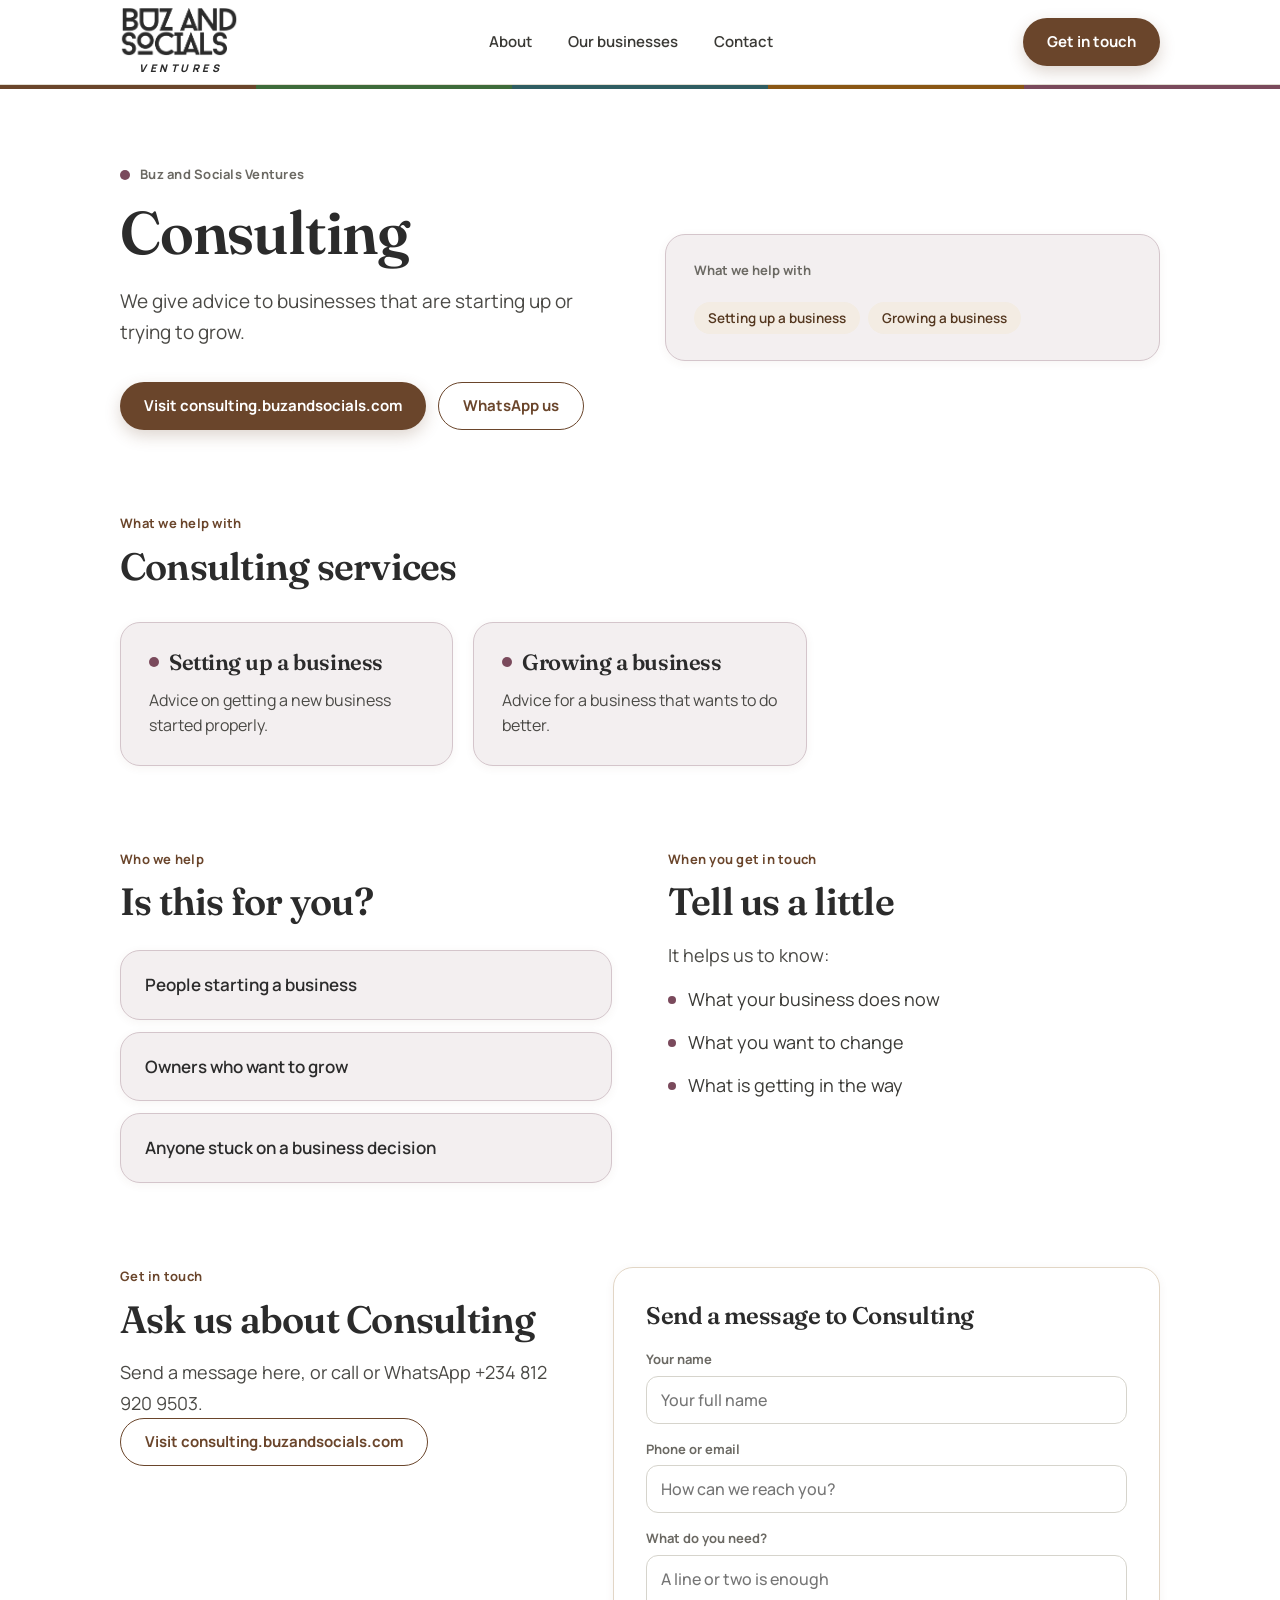
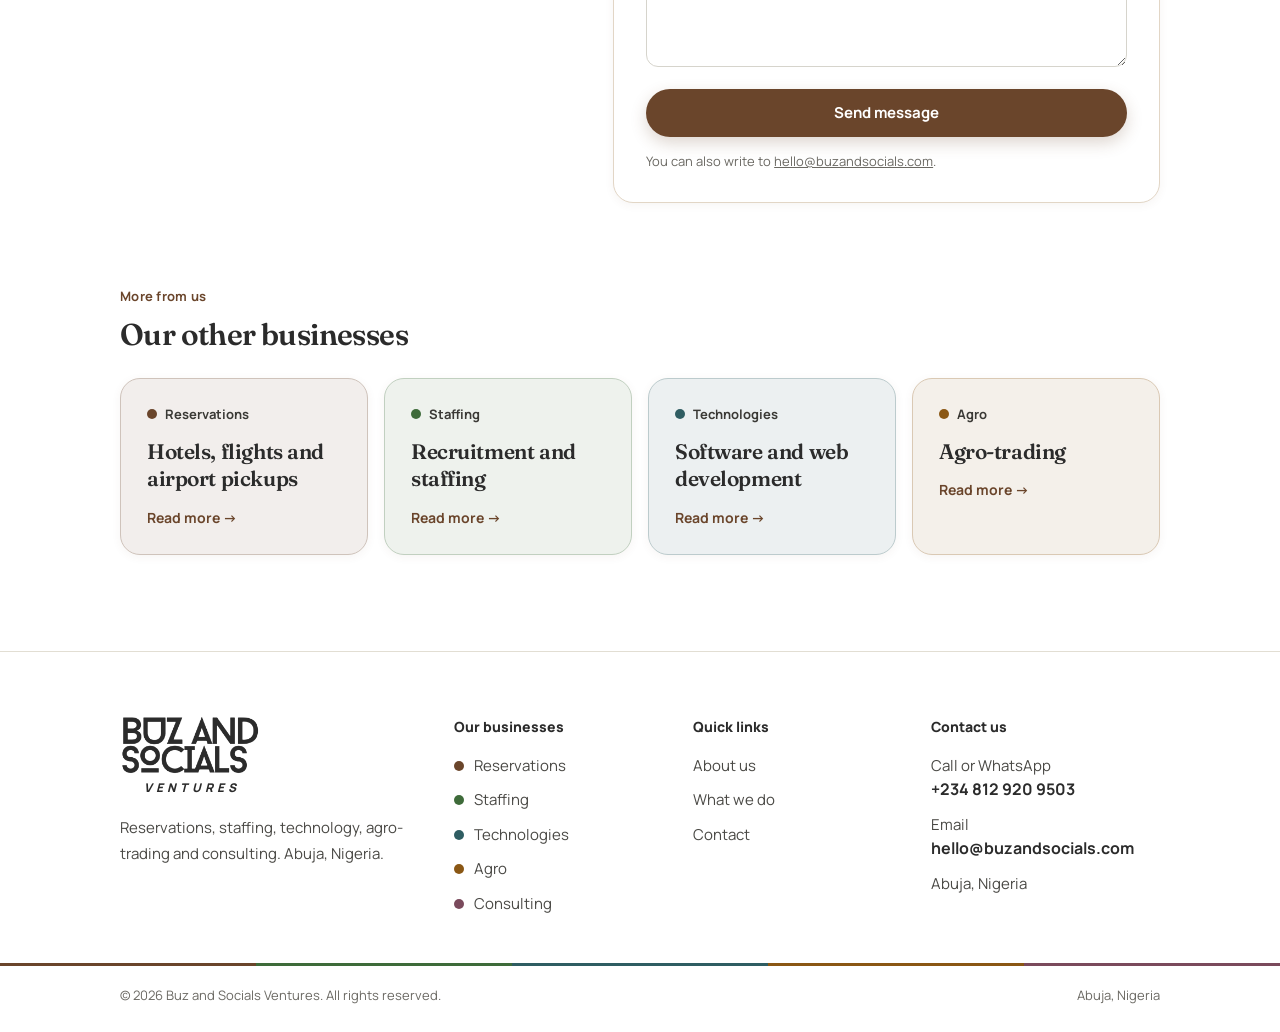
<file: site/consulting.html>
<!doctype html>
<html lang="en">
<head>
<meta charset="utf-8">
<meta name="viewport" content="width=device-width,initial-scale=1">
<title>Consulting | Buz and Socials Ventures</title>
<meta name="description" content="We give advice to businesses that are starting up or trying to grow.">
<meta name="theme-color" content="#6A452B">
<meta property="og:title" content="Consulting | Buz and Socials Ventures">
<meta property="og:description" content="We give advice to businesses that are starting up or trying to grow.">
<meta property="og:type" content="website">
<meta property="og:image" content="https://buzandsocials.com/assets/logo.png">
<link rel="canonical" href="https://buzandsocials.com/consulting.html">
<link rel="icon" href="assets/logo.png">
<link rel="preconnect" href="https://fonts.googleapis.com"><link rel="preconnect" href="https://fonts.gstatic.com" crossorigin>
<link href="https://fonts.googleapis.com/css2?family=Fraunces:opsz,wght@9..144,500;9..144,600;9..144,700&family=Manrope:wght@400;500;600;700;800&display=swap" rel="stylesheet">
<link rel="stylesheet" href="styles.css">
</head>
<body>
<a class="skip" href="#main">Skip to content</a>
<header class="top">
<div class="wrap hdr">
<a class="logo" href="index.html" aria-label="Buz and Socials Ventures, home"><img src="assets/logo.png" alt="Buz and Socials" width="118" height="49"><span class="lw">VENTURES</span></a>
<nav class="nav" aria-label="Main"><a href="about.html">About</a><a href="index.html#businesses">Our businesses</a><a href="contact.html">Contact</a></nav>
<a class="btn hdr-cta" href="contact.html">Get in touch</a>
<button class="burger" type="button" aria-label="Menu" aria-expanded="false" aria-controls="mnav"><span></span><span></span><span></span></button>
</div>
<div class="mnav" id="mnav" hidden>
<a href="about.html">About us<b>→</b></a><a href="index.html#businesses">Our businesses<b>→</b></a><a href="contact.html">Contact<b>→</b></a>
<a class="btn" href="contact.html">Get in touch</a>
</div>
</header>
<div class="bar" style="height:4px"><i style="background:#6A452B"></i><i style="background:#3E6B3A"></i><i style="background:#2F5D62"></i><i style="background:#8A5714"></i><i style="background:#7A4A5C"></i></div>
<main id="main">
<section class="wrap hero" style="--c:#7A4A5C">
<div class="hero-t">
<div class="eyebrow dotted"><i class="dot"></i>Buz and Socials Ventures</div>
<h1 class="h big1">Consulting</h1>
<p class="lead">We give advice to businesses that are starting up or trying to grow.</p>
<div class="btns row"><a class="btn" href="https://consulting.buzandsocials.com">Visit consulting.buzandsocials.com</a><a class="btng" href="https://wa.me/2348129209503?text=Hello%2C%20I%20would%20like%20to%20ask%20about%20Consulting.">WhatsApp us</a></div>
</div>
<aside class="card hero-list tinted" aria-label="What we help with"><div class="sm">What we help with</div><div class="tags"><span class="tag">Setting up a business</span><span class="tag">Growing a business</span></div></aside>
</section>
<section class="wrap sec"><div class="eyebrow">What we help with</div><h2 class="h">Consulting services</h2><div class="grid3"><div class="card sv" style="--c:#7A4A5C"><div class="h"><i class="dot"></i>Setting up a business</div><p>Advice on getting a new business started properly.</p></div><div class="card sv" style="--c:#7A4A5C"><div class="h"><i class="dot"></i>Growing a business</div><p>Advice for a business that wants to do better.</p></div></div></section>
<section class="wrap sec"><div class="two">
<div><div class="eyebrow">Who we help</div><h2 class="h">Is this for you?</h2><div class="stack sm3"><div class="card wh" style="--c:#7A4A5C">People starting a business</div><div class="card wh" style="--c:#7A4A5C">Owners who want to grow</div><div class="card wh" style="--c:#7A4A5C">Anyone stuck on a business decision</div></div></div>
<div><div class="eyebrow">When you get in touch</div><h2 class="h">Tell us a little</h2><p class="lead sm2">It helps us to know:</p><ul class="dots" style="--c:#7A4A5C"><li>What your business does now</li><li>What you want to change</li><li>What is getting in the way</li></ul></div>
</div></section>
<section class="wrap sec"><div class="two">
<div><div class="eyebrow">Get in touch</div><h2 class="h">Ask us about Consulting</h2>
<p class="lead sm2">Send a message here, or call or WhatsApp +234 812 920 9503.</p>
<a class="btng" href="https://consulting.buzandsocials.com">Visit consulting.buzandsocials.com</a>
</div>
<form class="card form" data-wa="2348129209503" novalidate>
<h3 class="h">Send a message to Consulting</h3>
<input type="hidden" name="biz" value="Consulting">
<label class="fld">Your name<input name="name" autocomplete="name" placeholder="Your full name" required></label>
<label class="fld">Phone or email<input name="contact" autocomplete="tel" placeholder="How can we reach you?" required></label>
<label class="fld">What do you need?<textarea name="msg" placeholder="A line or two is enough" required></textarea></label>
<button class="btn full" type="submit">Send message</button>
<p class="note">You can also write to <a href="mailto:hello@buzandsocials.com">hello@buzandsocials.com</a>.</p>
<p class="err" role="alert" hidden>Please fill in your name, how we can reach you, and your message.</p>
</form>
</div></section>
<section class="wrap sec last"><div class="eyebrow">More from us</div><h2 class="h sm4">Our other businesses</h2><div class="grid4"><a class="card aud" href="reservations.html" style="--c:#6A452B"><div class="sm"><i class="dot"></i>Reservations</div><div class="h">Hotels, flights and airport pickups</div><span class="more">Read more →</span></a><a class="card aud" href="staffing.html" style="--c:#3E6B3A"><div class="sm"><i class="dot"></i>Staffing</div><div class="h">Recruitment and staffing</div><span class="more">Read more →</span></a><a class="card aud" href="technologies.html" style="--c:#2F5D62"><div class="sm"><i class="dot"></i>Technologies</div><div class="h">Software and web development</div><span class="more">Read more →</span></a><a class="card aud" href="agro.html" style="--c:#8A5714"><div class="sm"><i class="dot"></i>Agro</div><div class="h">Agro-trading</div><span class="more">Read more →</span></a></div></section>
</main>
<footer class="foot">
<div class="wrap fgrid">
<div><span class="logo flogo"><img src="assets/logo.png" alt="Buz and Socials" width="140" height="58"><span class="lw">VENTURES</span></span><p>Reservations, staffing, technology, agro-trading and consulting. Abuja, Nigeria.</p></div>
<div><h4>Our businesses</h4><div class="fl"><a href="reservations.html"><i class="dot" style="background:#6A452B"></i>Reservations</a><a href="staffing.html"><i class="dot" style="background:#3E6B3A"></i>Staffing</a><a href="technologies.html"><i class="dot" style="background:#2F5D62"></i>Technologies</a><a href="agro.html"><i class="dot" style="background:#8A5714"></i>Agro</a><a href="consulting.html"><i class="dot" style="background:#7A4A5C"></i>Consulting</a></div></div>
<div><h4>Quick links</h4><div class="fl"><a href="about.html">About us</a><a href="index.html#businesses">What we do</a><a href="contact.html">Contact</a></div></div>
<div><h4>Contact us</h4><div class="fl fc"><span>Call or WhatsApp<br><a href="tel:+2348129209503"><strong>+234 812 920 9503</strong></a></span><span>Email<br><a href="mailto:hello@buzandsocials.com"><strong>hello@buzandsocials.com</strong></a></span><span>Abuja, Nigeria</span></div></div>
</div>
<div class="bar" style="height:3px"><i style="background:#6A452B"></i><i style="background:#3E6B3A"></i><i style="background:#2F5D62"></i><i style="background:#8A5714"></i><i style="background:#7A4A5C"></i></div>
<div class="wrap fbase"><span>© 2026 Buz and Socials Ventures. All rights reserved.</span><span>Abuja, Nigeria</span></div>
</footer>
<script src="site.js" defer></script>
</body>
</html>
</file>
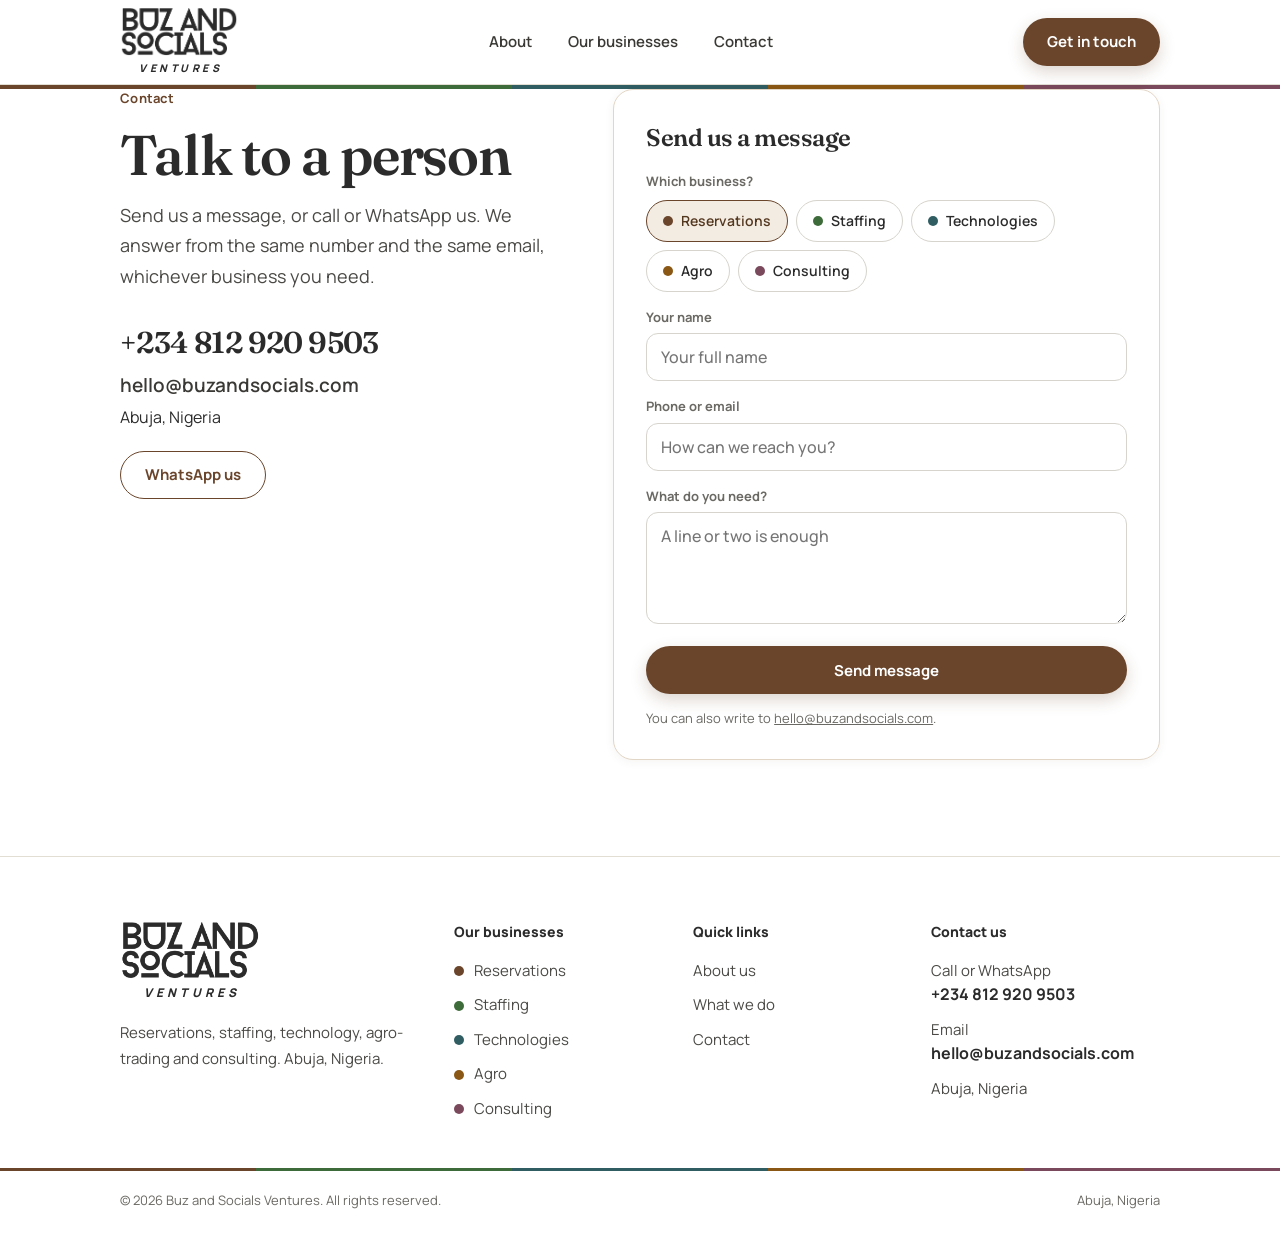
<file: site/contact.html>
<!doctype html>
<html lang="en">
<head>
<meta charset="utf-8">
<meta name="viewport" content="width=device-width,initial-scale=1">
<title>Contact | Buz and Socials Ventures</title>
<meta name="description" content="Call or WhatsApp +234 812 920 9503 or write to hello@buzandsocials.com. We answer from the same number whichever business you need.">
<meta name="theme-color" content="#6A452B">
<meta property="og:title" content="Contact | Buz and Socials Ventures">
<meta property="og:description" content="Call or WhatsApp +234 812 920 9503 or write to hello@buzandsocials.com. We answer from the same number whichever business you need.">
<meta property="og:type" content="website">
<meta property="og:image" content="https://buzandsocials.com/assets/logo.png">
<link rel="canonical" href="https://buzandsocials.com/contact.html">
<link rel="icon" href="assets/logo.png">
<link rel="preconnect" href="https://fonts.googleapis.com"><link rel="preconnect" href="https://fonts.gstatic.com" crossorigin>
<link href="https://fonts.googleapis.com/css2?family=Fraunces:opsz,wght@9..144,500;9..144,600;9..144,700&family=Manrope:wght@400;500;600;700;800&display=swap" rel="stylesheet">
<link rel="stylesheet" href="styles.css">
</head>
<body>
<a class="skip" href="#main">Skip to content</a>
<header class="top">
<div class="wrap hdr">
<a class="logo" href="index.html" aria-label="Buz and Socials Ventures, home"><img src="assets/logo.png" alt="Buz and Socials" width="118" height="49"><span class="lw">VENTURES</span></a>
<nav class="nav" aria-label="Main"><a href="about.html">About</a><a href="index.html#businesses">Our businesses</a><a href="contact.html">Contact</a></nav>
<a class="btn hdr-cta" href="contact.html">Get in touch</a>
<button class="burger" type="button" aria-label="Menu" aria-expanded="false" aria-controls="mnav"><span></span><span></span><span></span></button>
</div>
<div class="mnav" id="mnav" hidden>
<a href="about.html">About us<b>→</b></a><a href="index.html#businesses">Our businesses<b>→</b></a><a href="contact.html">Contact<b>→</b></a>
<a class="btn" href="contact.html">Get in touch</a>
</div>
</header>
<div class="bar" style="height:4px"><i style="background:#6A452B"></i><i style="background:#3E6B3A"></i><i style="background:#2F5D62"></i><i style="background:#8A5714"></i><i style="background:#7A4A5C"></i></div>
<main id="main">
<section class="wrap sec last">
<div class="two">
<div><div class="eyebrow">Contact</div><h1 class="h">Talk to a person</h1>
<p class="lead sm2">Send us a message, or call or WhatsApp us. We answer from the same number and the same email, whichever business you need.</p>
<div class="reach"><a class="h big" href="tel:+2348129209503">+234 812 920 9503</a><a href="mailto:hello@buzandsocials.com">hello@buzandsocials.com</a><span>Abuja, Nigeria</span>
<a class="btng" href="https://wa.me/2348129209503">WhatsApp us</a></div></div>
<form class="card form" data-wa="2348129209503" novalidate>
<h3 class="h">Send us a message</h3>
<fieldset class="chips"><legend>Which business?</legend><label class="chip"><input type="radio" name="biz" value="Reservations" checked><span><i class="dot" style="background:#6A452B"></i>Reservations</span></label><label class="chip"><input type="radio" name="biz" value="Staffing"><span><i class="dot" style="background:#3E6B3A"></i>Staffing</span></label><label class="chip"><input type="radio" name="biz" value="Technologies"><span><i class="dot" style="background:#2F5D62"></i>Technologies</span></label><label class="chip"><input type="radio" name="biz" value="Agro"><span><i class="dot" style="background:#8A5714"></i>Agro</span></label><label class="chip"><input type="radio" name="biz" value="Consulting"><span><i class="dot" style="background:#7A4A5C"></i>Consulting</span></label></fieldset>
<label class="fld">Your name<input name="name" autocomplete="name" placeholder="Your full name" required></label>
<label class="fld">Phone or email<input name="contact" autocomplete="tel" placeholder="How can we reach you?" required></label>
<label class="fld">What do you need?<textarea name="msg" placeholder="A line or two is enough" required></textarea></label>
<button class="btn full" type="submit">Send message</button>
<p class="note">You can also write to <a href="mailto:hello@buzandsocials.com">hello@buzandsocials.com</a>.</p>
<p class="err" role="alert" hidden>Please fill in your name, how we can reach you, and your message.</p>
</form>
</div></section>
</main>
<footer class="foot">
<div class="wrap fgrid">
<div><span class="logo flogo"><img src="assets/logo.png" alt="Buz and Socials" width="140" height="58"><span class="lw">VENTURES</span></span><p>Reservations, staffing, technology, agro-trading and consulting. Abuja, Nigeria.</p></div>
<div><h4>Our businesses</h4><div class="fl"><a href="reservations.html"><i class="dot" style="background:#6A452B"></i>Reservations</a><a href="staffing.html"><i class="dot" style="background:#3E6B3A"></i>Staffing</a><a href="technologies.html"><i class="dot" style="background:#2F5D62"></i>Technologies</a><a href="agro.html"><i class="dot" style="background:#8A5714"></i>Agro</a><a href="consulting.html"><i class="dot" style="background:#7A4A5C"></i>Consulting</a></div></div>
<div><h4>Quick links</h4><div class="fl"><a href="about.html">About us</a><a href="index.html#businesses">What we do</a><a href="contact.html">Contact</a></div></div>
<div><h4>Contact us</h4><div class="fl fc"><span>Call or WhatsApp<br><a href="tel:+2348129209503"><strong>+234 812 920 9503</strong></a></span><span>Email<br><a href="mailto:hello@buzandsocials.com"><strong>hello@buzandsocials.com</strong></a></span><span>Abuja, Nigeria</span></div></div>
</div>
<div class="bar" style="height:3px"><i style="background:#6A452B"></i><i style="background:#3E6B3A"></i><i style="background:#2F5D62"></i><i style="background:#8A5714"></i><i style="background:#7A4A5C"></i></div>
<div class="wrap fbase"><span>© 2026 Buz and Socials Ventures. All rights reserved.</span><span>Abuja, Nigeria</span></div>
</footer>
<script src="site.js" defer></script>
</body>
</html>
</file>
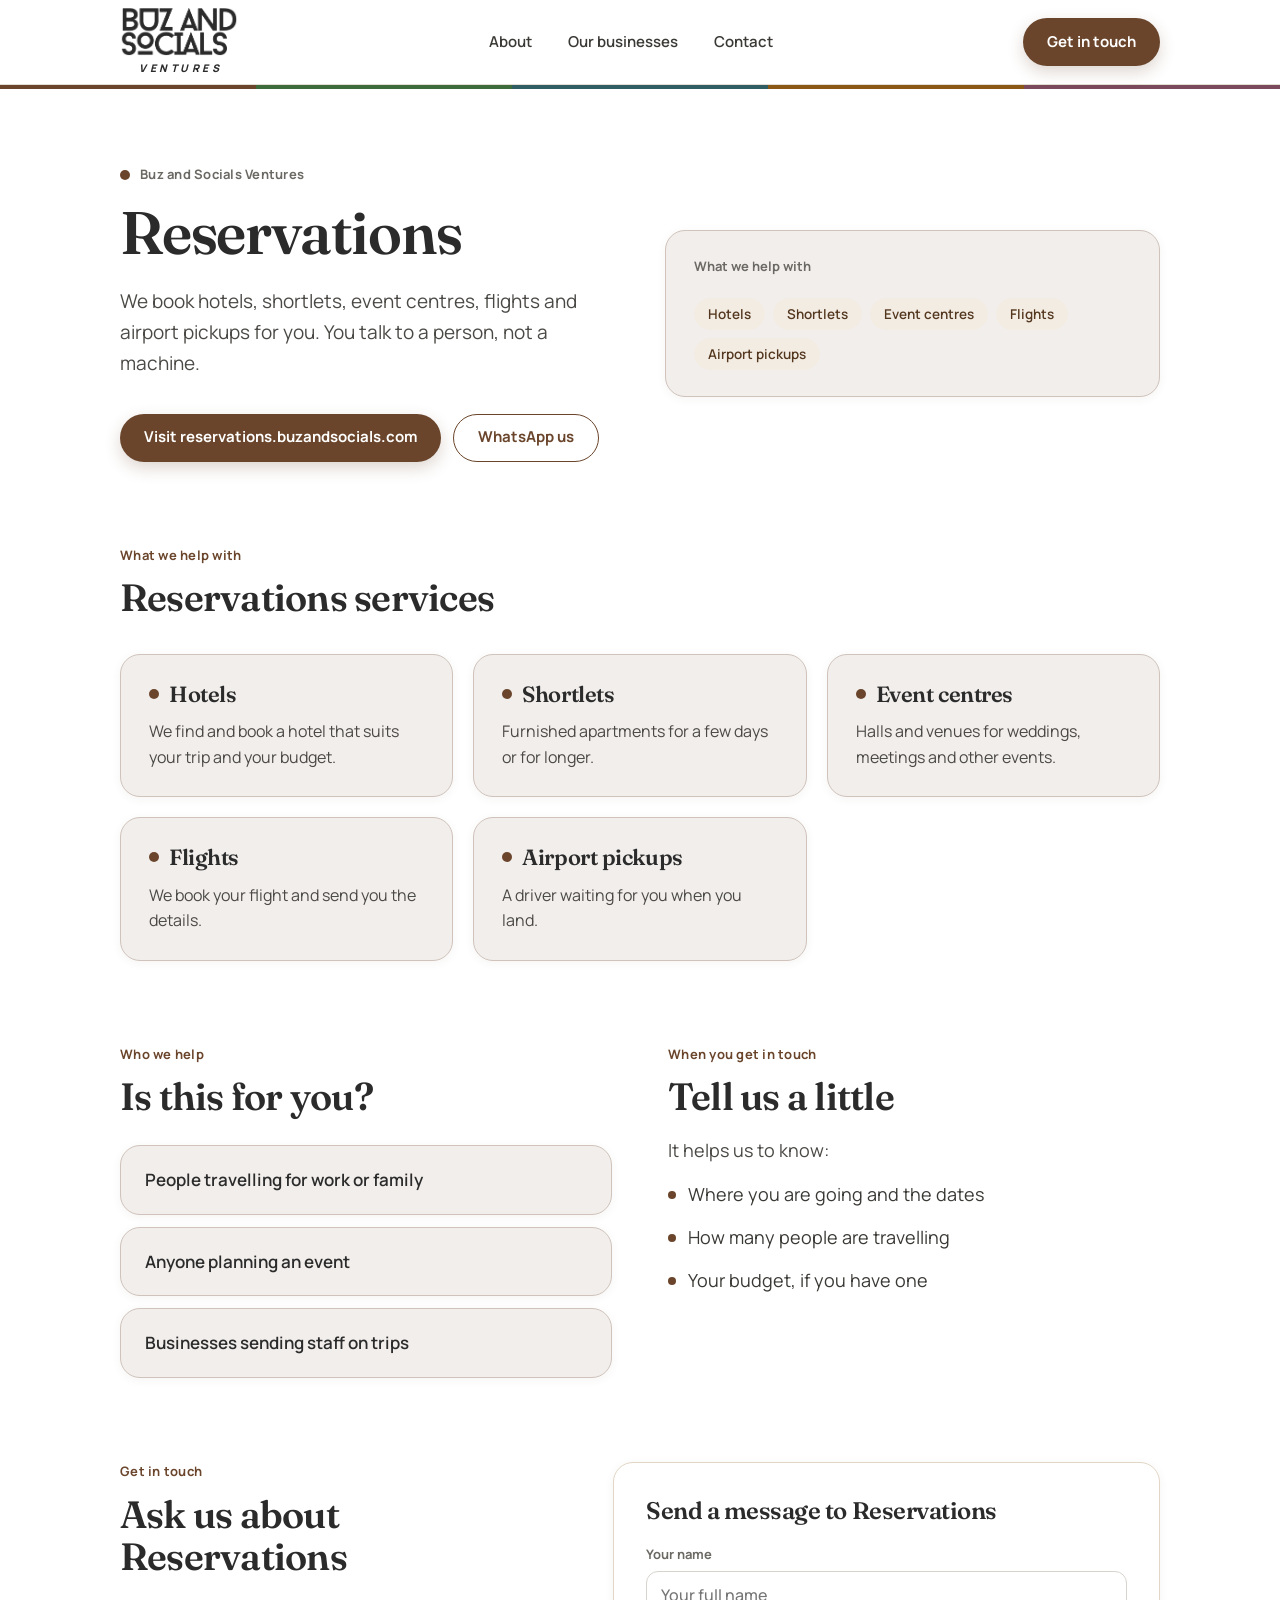
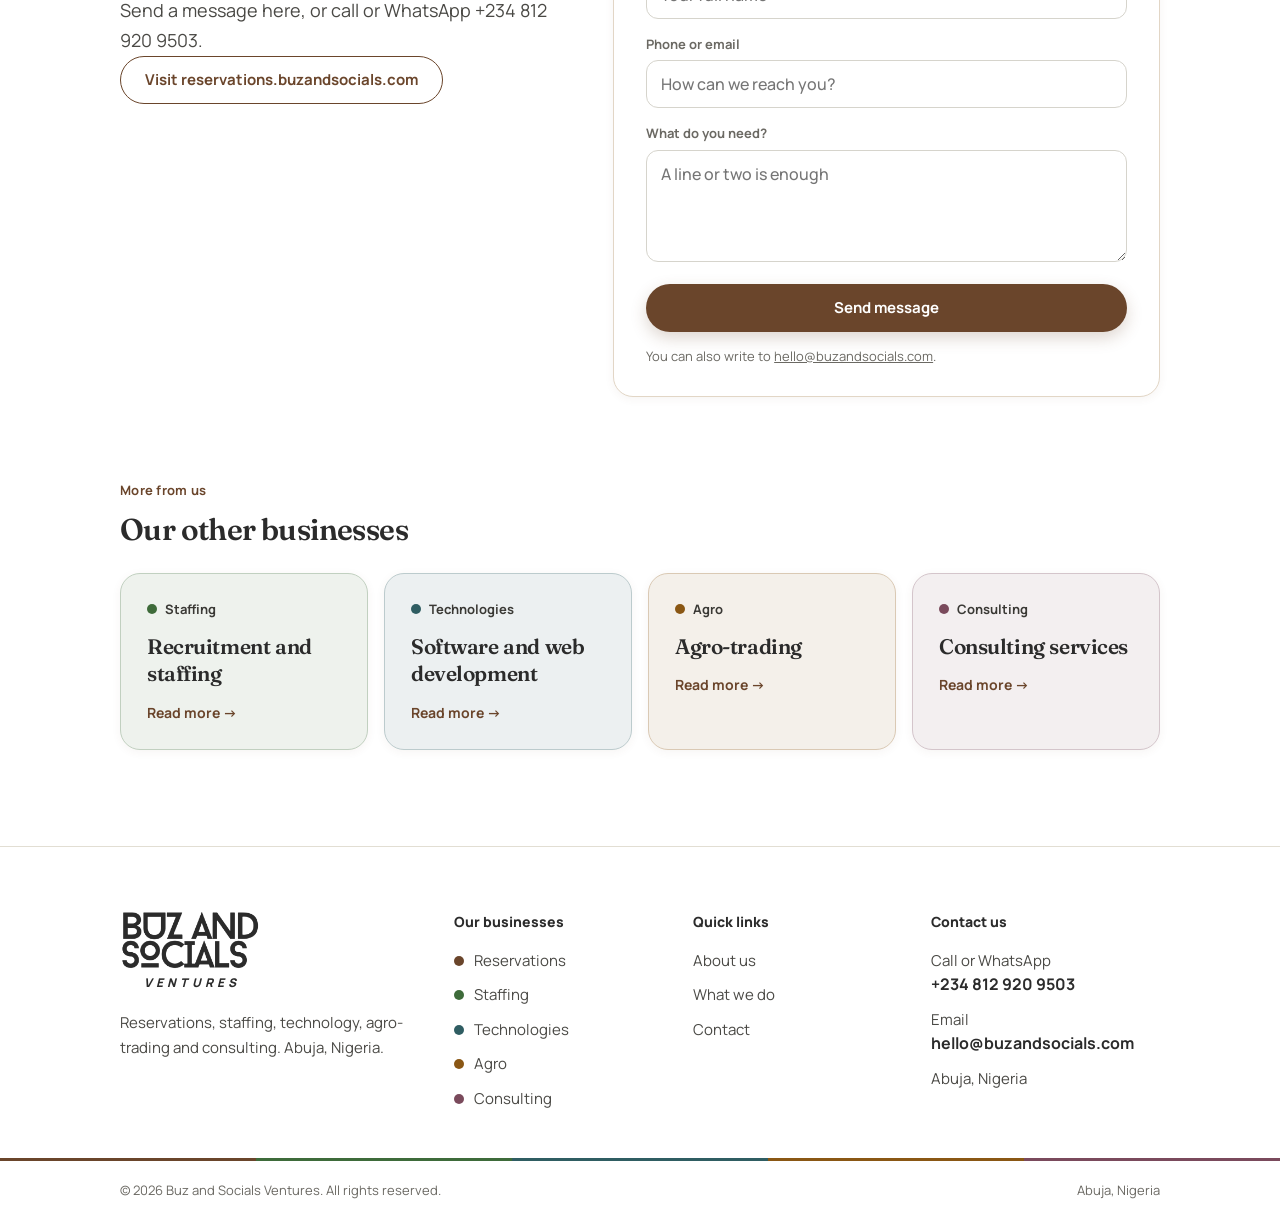
<file: site/reservations.html>
<!doctype html>
<html lang="en">
<head>
<meta charset="utf-8">
<meta name="viewport" content="width=device-width,initial-scale=1">
<title>Reservations | Buz and Socials Ventures</title>
<meta name="description" content="We book hotels, shortlets, event centres, flights and airport pickups for you. You talk to a person, not a machine.">
<meta name="theme-color" content="#6A452B">
<meta property="og:title" content="Reservations | Buz and Socials Ventures">
<meta property="og:description" content="We book hotels, shortlets, event centres, flights and airport pickups for you. You talk to a person, not a machine.">
<meta property="og:type" content="website">
<meta property="og:image" content="https://buzandsocials.com/assets/logo.png">
<link rel="canonical" href="https://buzandsocials.com/reservations.html">
<link rel="icon" href="assets/logo.png">
<link rel="preconnect" href="https://fonts.googleapis.com"><link rel="preconnect" href="https://fonts.gstatic.com" crossorigin>
<link href="https://fonts.googleapis.com/css2?family=Fraunces:opsz,wght@9..144,500;9..144,600;9..144,700&family=Manrope:wght@400;500;600;700;800&display=swap" rel="stylesheet">
<link rel="stylesheet" href="styles.css">
</head>
<body>
<a class="skip" href="#main">Skip to content</a>
<header class="top">
<div class="wrap hdr">
<a class="logo" href="index.html" aria-label="Buz and Socials Ventures, home"><img src="assets/logo.png" alt="Buz and Socials" width="118" height="49"><span class="lw">VENTURES</span></a>
<nav class="nav" aria-label="Main"><a href="about.html">About</a><a href="index.html#businesses">Our businesses</a><a href="contact.html">Contact</a></nav>
<a class="btn hdr-cta" href="contact.html">Get in touch</a>
<button class="burger" type="button" aria-label="Menu" aria-expanded="false" aria-controls="mnav"><span></span><span></span><span></span></button>
</div>
<div class="mnav" id="mnav" hidden>
<a href="about.html">About us<b>→</b></a><a href="index.html#businesses">Our businesses<b>→</b></a><a href="contact.html">Contact<b>→</b></a>
<a class="btn" href="contact.html">Get in touch</a>
</div>
</header>
<div class="bar" style="height:4px"><i style="background:#6A452B"></i><i style="background:#3E6B3A"></i><i style="background:#2F5D62"></i><i style="background:#8A5714"></i><i style="background:#7A4A5C"></i></div>
<main id="main">
<section class="wrap hero" style="--c:#6A452B">
<div class="hero-t">
<div class="eyebrow dotted"><i class="dot"></i>Buz and Socials Ventures</div>
<h1 class="h big1">Reservations</h1>
<p class="lead">We book hotels, shortlets, event centres, flights and airport pickups for you. You talk to a person, not a machine.</p>
<div class="btns row"><a class="btn" href="https://reservations.buzandsocials.com">Visit reservations.buzandsocials.com</a><a class="btng" href="https://wa.me/2348129209503?text=Hello%2C%20I%20would%20like%20to%20ask%20about%20Reservations.">WhatsApp us</a></div>
</div>
<aside class="card hero-list tinted" aria-label="What we help with"><div class="sm">What we help with</div><div class="tags"><span class="tag">Hotels</span><span class="tag">Shortlets</span><span class="tag">Event centres</span><span class="tag">Flights</span><span class="tag">Airport pickups</span></div></aside>
</section>
<section class="wrap sec"><div class="eyebrow">What we help with</div><h2 class="h">Reservations services</h2><div class="grid3"><div class="card sv" style="--c:#6A452B"><div class="h"><i class="dot"></i>Hotels</div><p>We find and book a hotel that suits your trip and your budget.</p></div><div class="card sv" style="--c:#6A452B"><div class="h"><i class="dot"></i>Shortlets</div><p>Furnished apartments for a few days or for longer.</p></div><div class="card sv" style="--c:#6A452B"><div class="h"><i class="dot"></i>Event centres</div><p>Halls and venues for weddings, meetings and other events.</p></div><div class="card sv" style="--c:#6A452B"><div class="h"><i class="dot"></i>Flights</div><p>We book your flight and send you the details.</p></div><div class="card sv" style="--c:#6A452B"><div class="h"><i class="dot"></i>Airport pickups</div><p>A driver waiting for you when you land.</p></div></div></section>
<section class="wrap sec"><div class="two">
<div><div class="eyebrow">Who we help</div><h2 class="h">Is this for you?</h2><div class="stack sm3"><div class="card wh" style="--c:#6A452B">People travelling for work or family</div><div class="card wh" style="--c:#6A452B">Anyone planning an event</div><div class="card wh" style="--c:#6A452B">Businesses sending staff on trips</div></div></div>
<div><div class="eyebrow">When you get in touch</div><h2 class="h">Tell us a little</h2><p class="lead sm2">It helps us to know:</p><ul class="dots" style="--c:#6A452B"><li>Where you are going and the dates</li><li>How many people are travelling</li><li>Your budget, if you have one</li></ul></div>
</div></section>
<section class="wrap sec"><div class="two">
<div><div class="eyebrow">Get in touch</div><h2 class="h">Ask us about Reservations</h2>
<p class="lead sm2">Send a message here, or call or WhatsApp +234 812 920 9503.</p>
<a class="btng" href="https://reservations.buzandsocials.com">Visit reservations.buzandsocials.com</a>
</div>
<form class="card form" data-wa="2348129209503" novalidate>
<h3 class="h">Send a message to Reservations</h3>
<input type="hidden" name="biz" value="Reservations">
<label class="fld">Your name<input name="name" autocomplete="name" placeholder="Your full name" required></label>
<label class="fld">Phone or email<input name="contact" autocomplete="tel" placeholder="How can we reach you?" required></label>
<label class="fld">What do you need?<textarea name="msg" placeholder="A line or two is enough" required></textarea></label>
<button class="btn full" type="submit">Send message</button>
<p class="note">You can also write to <a href="mailto:hello@buzandsocials.com">hello@buzandsocials.com</a>.</p>
<p class="err" role="alert" hidden>Please fill in your name, how we can reach you, and your message.</p>
</form>
</div></section>
<section class="wrap sec last"><div class="eyebrow">More from us</div><h2 class="h sm4">Our other businesses</h2><div class="grid4"><a class="card aud" href="staffing.html" style="--c:#3E6B3A"><div class="sm"><i class="dot"></i>Staffing</div><div class="h">Recruitment and staffing</div><span class="more">Read more →</span></a><a class="card aud" href="technologies.html" style="--c:#2F5D62"><div class="sm"><i class="dot"></i>Technologies</div><div class="h">Software and web development</div><span class="more">Read more →</span></a><a class="card aud" href="agro.html" style="--c:#8A5714"><div class="sm"><i class="dot"></i>Agro</div><div class="h">Agro-trading</div><span class="more">Read more →</span></a><a class="card aud" href="consulting.html" style="--c:#7A4A5C"><div class="sm"><i class="dot"></i>Consulting</div><div class="h">Consulting services</div><span class="more">Read more →</span></a></div></section>
</main>
<footer class="foot">
<div class="wrap fgrid">
<div><span class="logo flogo"><img src="assets/logo.png" alt="Buz and Socials" width="140" height="58"><span class="lw">VENTURES</span></span><p>Reservations, staffing, technology, agro-trading and consulting. Abuja, Nigeria.</p></div>
<div><h4>Our businesses</h4><div class="fl"><a href="reservations.html"><i class="dot" style="background:#6A452B"></i>Reservations</a><a href="staffing.html"><i class="dot" style="background:#3E6B3A"></i>Staffing</a><a href="technologies.html"><i class="dot" style="background:#2F5D62"></i>Technologies</a><a href="agro.html"><i class="dot" style="background:#8A5714"></i>Agro</a><a href="consulting.html"><i class="dot" style="background:#7A4A5C"></i>Consulting</a></div></div>
<div><h4>Quick links</h4><div class="fl"><a href="about.html">About us</a><a href="index.html#businesses">What we do</a><a href="contact.html">Contact</a></div></div>
<div><h4>Contact us</h4><div class="fl fc"><span>Call or WhatsApp<br><a href="tel:+2348129209503"><strong>+234 812 920 9503</strong></a></span><span>Email<br><a href="mailto:hello@buzandsocials.com"><strong>hello@buzandsocials.com</strong></a></span><span>Abuja, Nigeria</span></div></div>
</div>
<div class="bar" style="height:3px"><i style="background:#6A452B"></i><i style="background:#3E6B3A"></i><i style="background:#2F5D62"></i><i style="background:#8A5714"></i><i style="background:#7A4A5C"></i></div>
<div class="wrap fbase"><span>© 2026 Buz and Socials Ventures. All rights reserved.</span><span>Abuja, Nigeria</span></div>
</footer>
<script src="site.js" defer></script>
</body>
</html>
</file>
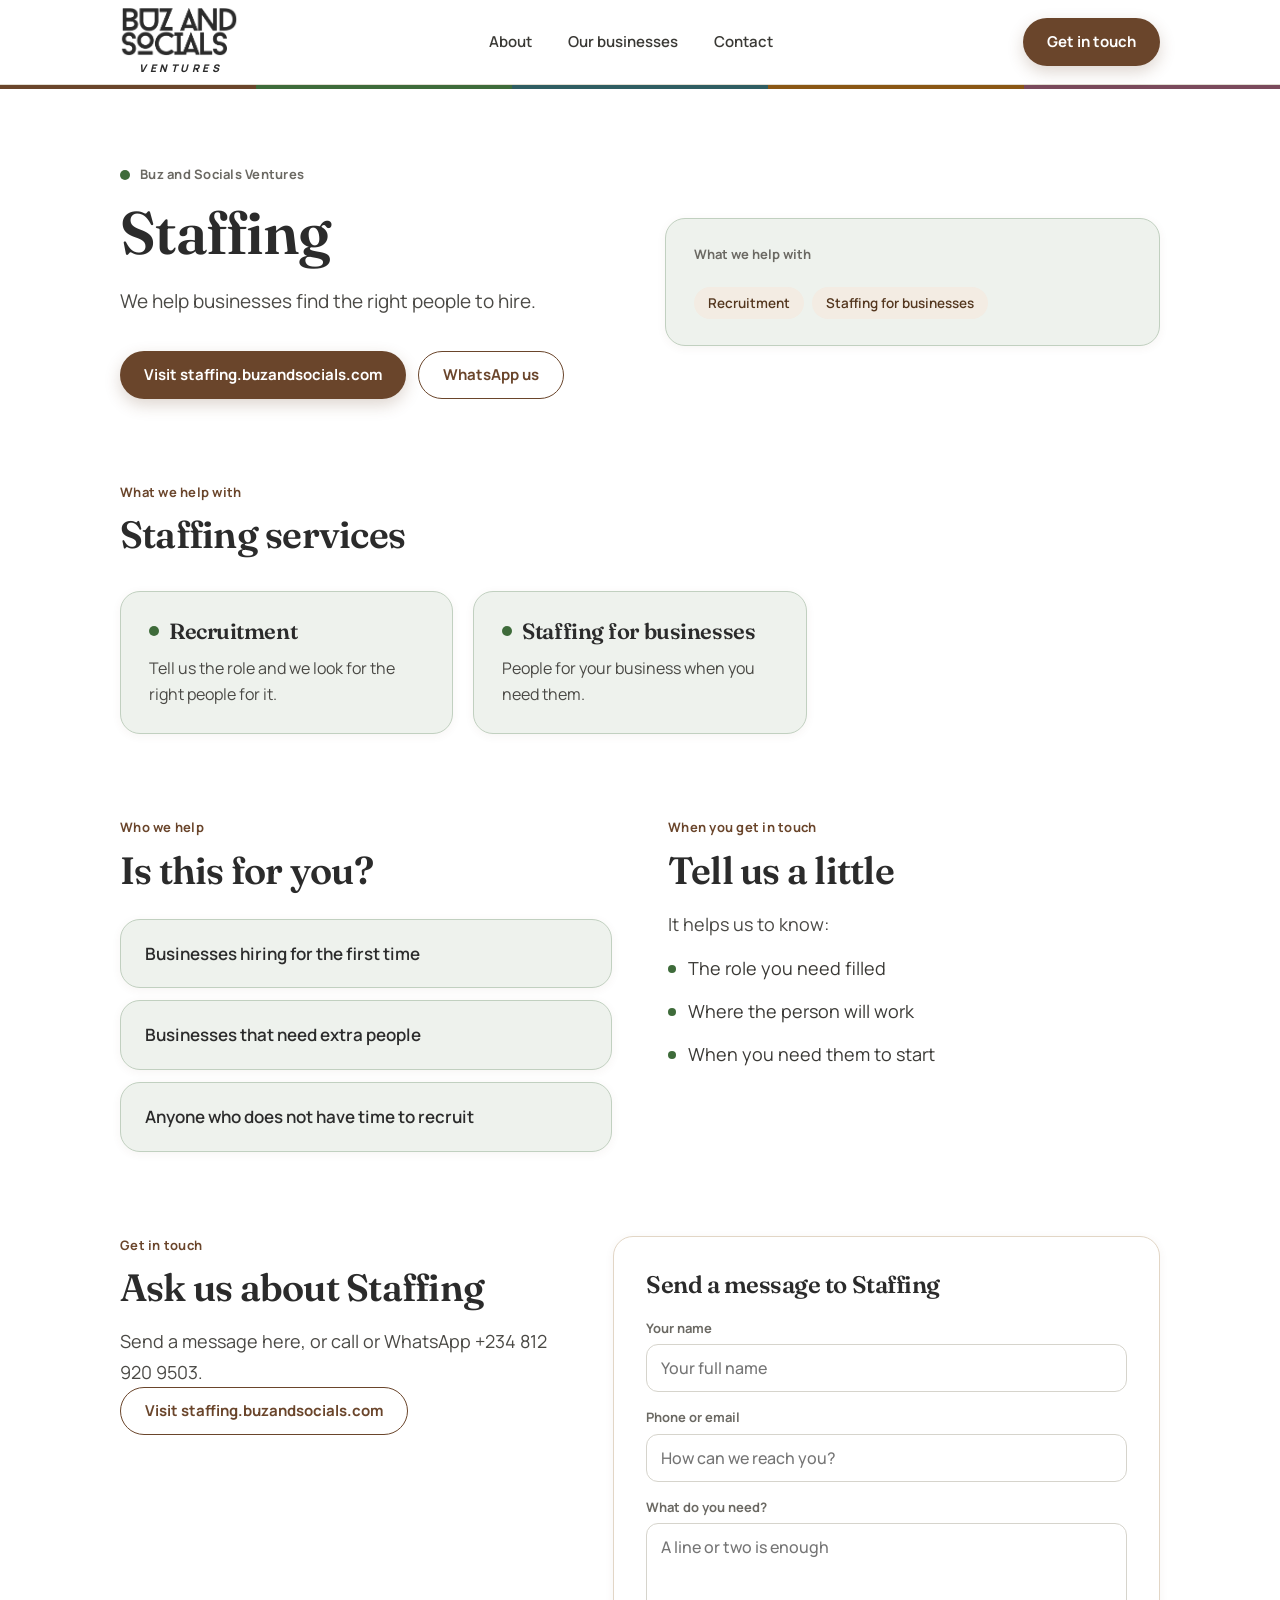
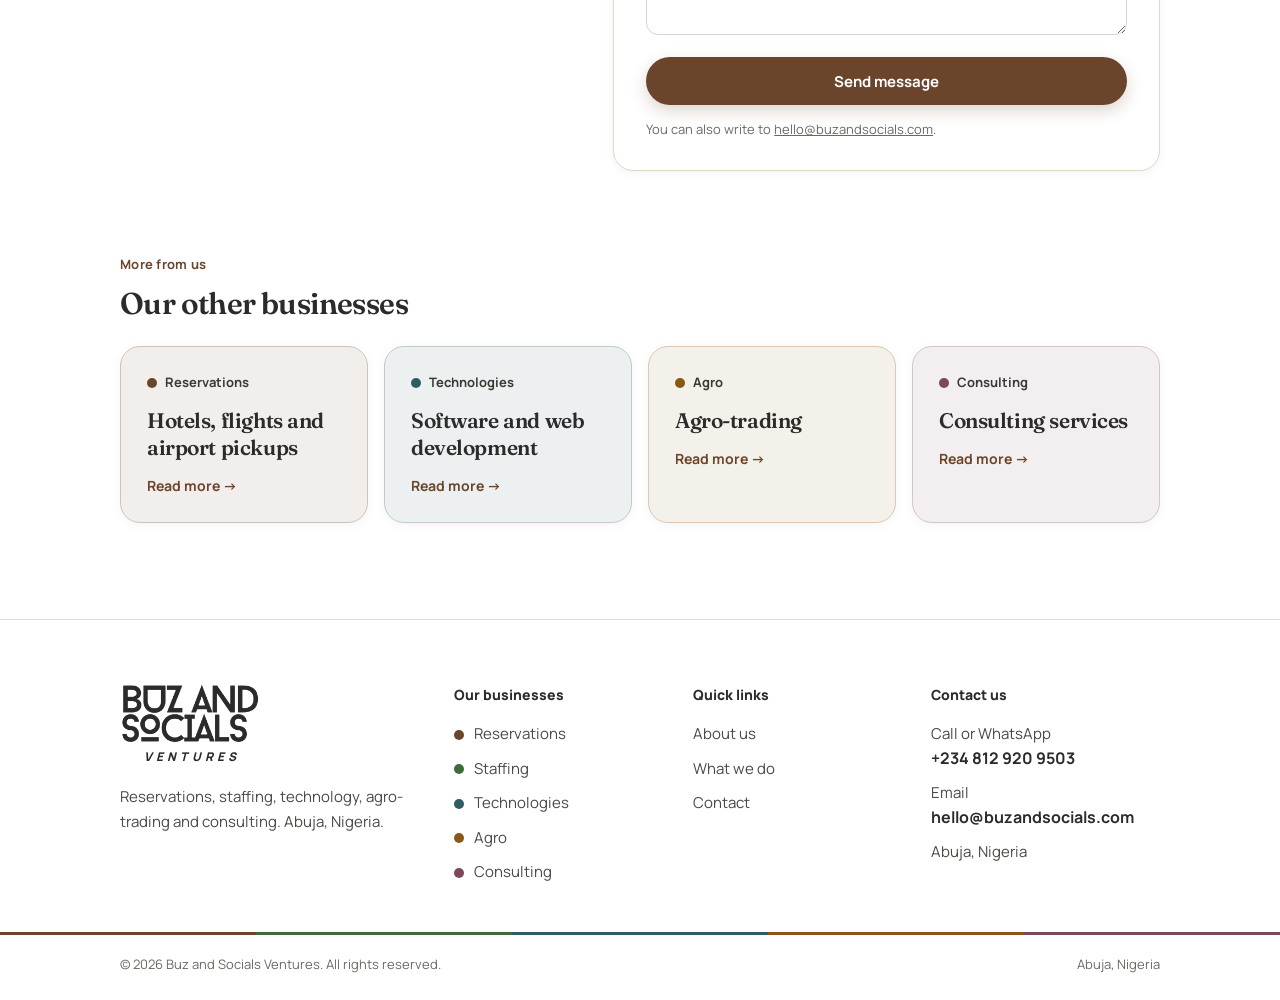
<file: site/staffing.html>
<!doctype html>
<html lang="en">
<head>
<meta charset="utf-8">
<meta name="viewport" content="width=device-width,initial-scale=1">
<title>Staffing | Buz and Socials Ventures</title>
<meta name="description" content="We help businesses find the right people to hire.">
<meta name="theme-color" content="#6A452B">
<meta property="og:title" content="Staffing | Buz and Socials Ventures">
<meta property="og:description" content="We help businesses find the right people to hire.">
<meta property="og:type" content="website">
<meta property="og:image" content="https://buzandsocials.com/assets/logo.png">
<link rel="canonical" href="https://buzandsocials.com/staffing.html">
<link rel="icon" href="assets/logo.png">
<link rel="preconnect" href="https://fonts.googleapis.com"><link rel="preconnect" href="https://fonts.gstatic.com" crossorigin>
<link href="https://fonts.googleapis.com/css2?family=Fraunces:opsz,wght@9..144,500;9..144,600;9..144,700&family=Manrope:wght@400;500;600;700;800&display=swap" rel="stylesheet">
<link rel="stylesheet" href="styles.css">
</head>
<body>
<a class="skip" href="#main">Skip to content</a>
<header class="top">
<div class="wrap hdr">
<a class="logo" href="index.html" aria-label="Buz and Socials Ventures, home"><img src="assets/logo.png" alt="Buz and Socials" width="118" height="49"><span class="lw">VENTURES</span></a>
<nav class="nav" aria-label="Main"><a href="about.html">About</a><a href="index.html#businesses">Our businesses</a><a href="contact.html">Contact</a></nav>
<a class="btn hdr-cta" href="contact.html">Get in touch</a>
<button class="burger" type="button" aria-label="Menu" aria-expanded="false" aria-controls="mnav"><span></span><span></span><span></span></button>
</div>
<div class="mnav" id="mnav" hidden>
<a href="about.html">About us<b>→</b></a><a href="index.html#businesses">Our businesses<b>→</b></a><a href="contact.html">Contact<b>→</b></a>
<a class="btn" href="contact.html">Get in touch</a>
</div>
</header>
<div class="bar" style="height:4px"><i style="background:#6A452B"></i><i style="background:#3E6B3A"></i><i style="background:#2F5D62"></i><i style="background:#8A5714"></i><i style="background:#7A4A5C"></i></div>
<main id="main">
<section class="wrap hero" style="--c:#3E6B3A">
<div class="hero-t">
<div class="eyebrow dotted"><i class="dot"></i>Buz and Socials Ventures</div>
<h1 class="h big1">Staffing</h1>
<p class="lead">We help businesses find the right people to hire.</p>
<div class="btns row"><a class="btn" href="https://staffing.buzandsocials.com">Visit staffing.buzandsocials.com</a><a class="btng" href="https://wa.me/2348129209503?text=Hello%2C%20I%20would%20like%20to%20ask%20about%20Staffing.">WhatsApp us</a></div>
</div>
<aside class="card hero-list tinted" aria-label="What we help with"><div class="sm">What we help with</div><div class="tags"><span class="tag">Recruitment</span><span class="tag">Staffing for businesses</span></div></aside>
</section>
<section class="wrap sec"><div class="eyebrow">What we help with</div><h2 class="h">Staffing services</h2><div class="grid3"><div class="card sv" style="--c:#3E6B3A"><div class="h"><i class="dot"></i>Recruitment</div><p>Tell us the role and we look for the right people for it.</p></div><div class="card sv" style="--c:#3E6B3A"><div class="h"><i class="dot"></i>Staffing for businesses</div><p>People for your business when you need them.</p></div></div></section>
<section class="wrap sec"><div class="two">
<div><div class="eyebrow">Who we help</div><h2 class="h">Is this for you?</h2><div class="stack sm3"><div class="card wh" style="--c:#3E6B3A">Businesses hiring for the first time</div><div class="card wh" style="--c:#3E6B3A">Businesses that need extra people</div><div class="card wh" style="--c:#3E6B3A">Anyone who does not have time to recruit</div></div></div>
<div><div class="eyebrow">When you get in touch</div><h2 class="h">Tell us a little</h2><p class="lead sm2">It helps us to know:</p><ul class="dots" style="--c:#3E6B3A"><li>The role you need filled</li><li>Where the person will work</li><li>When you need them to start</li></ul></div>
</div></section>
<section class="wrap sec"><div class="two">
<div><div class="eyebrow">Get in touch</div><h2 class="h">Ask us about Staffing</h2>
<p class="lead sm2">Send a message here, or call or WhatsApp +234 812 920 9503.</p>
<a class="btng" href="https://staffing.buzandsocials.com">Visit staffing.buzandsocials.com</a>
</div>
<form class="card form" data-wa="2348129209503" novalidate>
<h3 class="h">Send a message to Staffing</h3>
<input type="hidden" name="biz" value="Staffing">
<label class="fld">Your name<input name="name" autocomplete="name" placeholder="Your full name" required></label>
<label class="fld">Phone or email<input name="contact" autocomplete="tel" placeholder="How can we reach you?" required></label>
<label class="fld">What do you need?<textarea name="msg" placeholder="A line or two is enough" required></textarea></label>
<button class="btn full" type="submit">Send message</button>
<p class="note">You can also write to <a href="mailto:hello@buzandsocials.com">hello@buzandsocials.com</a>.</p>
<p class="err" role="alert" hidden>Please fill in your name, how we can reach you, and your message.</p>
</form>
</div></section>
<section class="wrap sec last"><div class="eyebrow">More from us</div><h2 class="h sm4">Our other businesses</h2><div class="grid4"><a class="card aud" href="reservations.html" style="--c:#6A452B"><div class="sm"><i class="dot"></i>Reservations</div><div class="h">Hotels, flights and airport pickups</div><span class="more">Read more →</span></a><a class="card aud" href="technologies.html" style="--c:#2F5D62"><div class="sm"><i class="dot"></i>Technologies</div><div class="h">Software and web development</div><span class="more">Read more →</span></a><a class="card aud" href="agro.html" style="--c:#8A5714"><div class="sm"><i class="dot"></i>Agro</div><div class="h">Agro-trading</div><span class="more">Read more →</span></a><a class="card aud" href="consulting.html" style="--c:#7A4A5C"><div class="sm"><i class="dot"></i>Consulting</div><div class="h">Consulting services</div><span class="more">Read more →</span></a></div></section>
</main>
<footer class="foot">
<div class="wrap fgrid">
<div><span class="logo flogo"><img src="assets/logo.png" alt="Buz and Socials" width="140" height="58"><span class="lw">VENTURES</span></span><p>Reservations, staffing, technology, agro-trading and consulting. Abuja, Nigeria.</p></div>
<div><h4>Our businesses</h4><div class="fl"><a href="reservations.html"><i class="dot" style="background:#6A452B"></i>Reservations</a><a href="staffing.html"><i class="dot" style="background:#3E6B3A"></i>Staffing</a><a href="technologies.html"><i class="dot" style="background:#2F5D62"></i>Technologies</a><a href="agro.html"><i class="dot" style="background:#8A5714"></i>Agro</a><a href="consulting.html"><i class="dot" style="background:#7A4A5C"></i>Consulting</a></div></div>
<div><h4>Quick links</h4><div class="fl"><a href="about.html">About us</a><a href="index.html#businesses">What we do</a><a href="contact.html">Contact</a></div></div>
<div><h4>Contact us</h4><div class="fl fc"><span>Call or WhatsApp<br><a href="tel:+2348129209503"><strong>+234 812 920 9503</strong></a></span><span>Email<br><a href="mailto:hello@buzandsocials.com"><strong>hello@buzandsocials.com</strong></a></span><span>Abuja, Nigeria</span></div></div>
</div>
<div class="bar" style="height:3px"><i style="background:#6A452B"></i><i style="background:#3E6B3A"></i><i style="background:#2F5D62"></i><i style="background:#8A5714"></i><i style="background:#7A4A5C"></i></div>
<div class="wrap fbase"><span>© 2026 Buz and Socials Ventures. All rights reserved.</span><span>Abuja, Nigeria</span></div>
</footer>
<script src="site.js" defer></script>
</body>
</html>
</file>
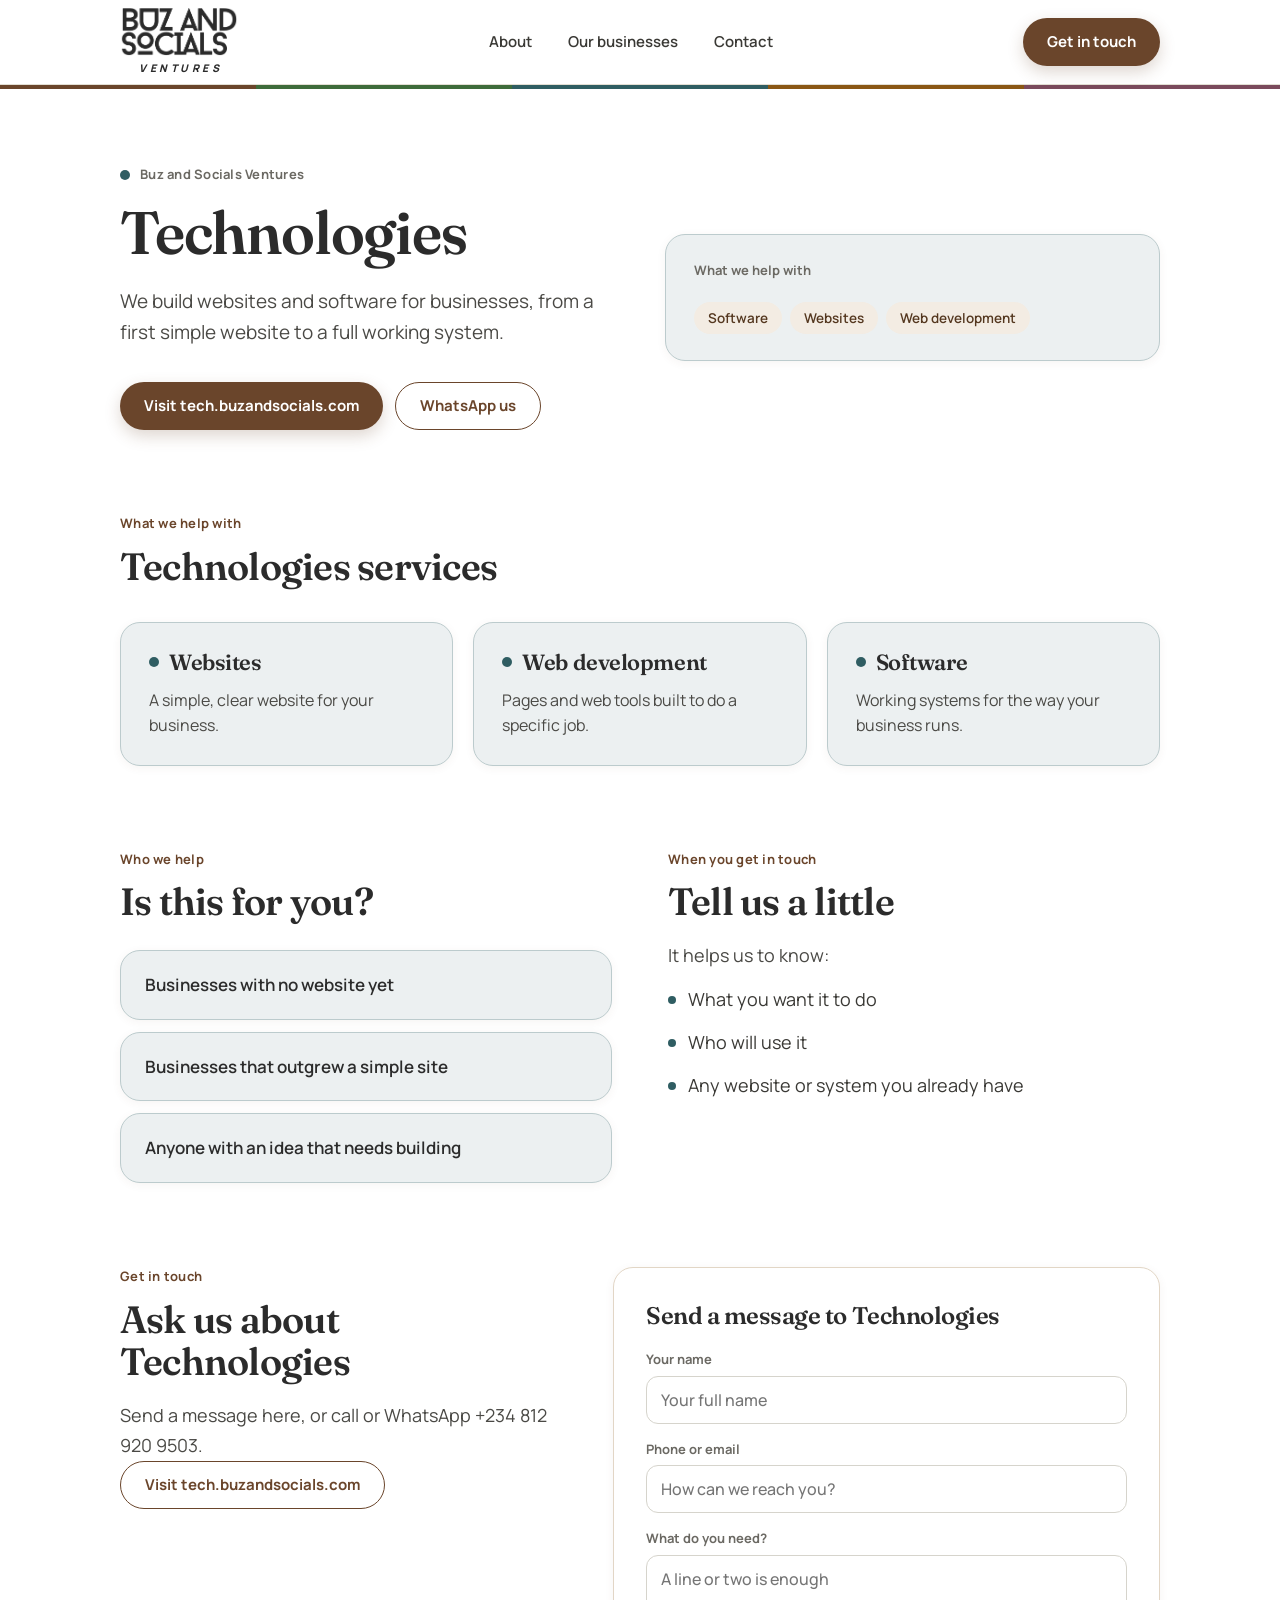
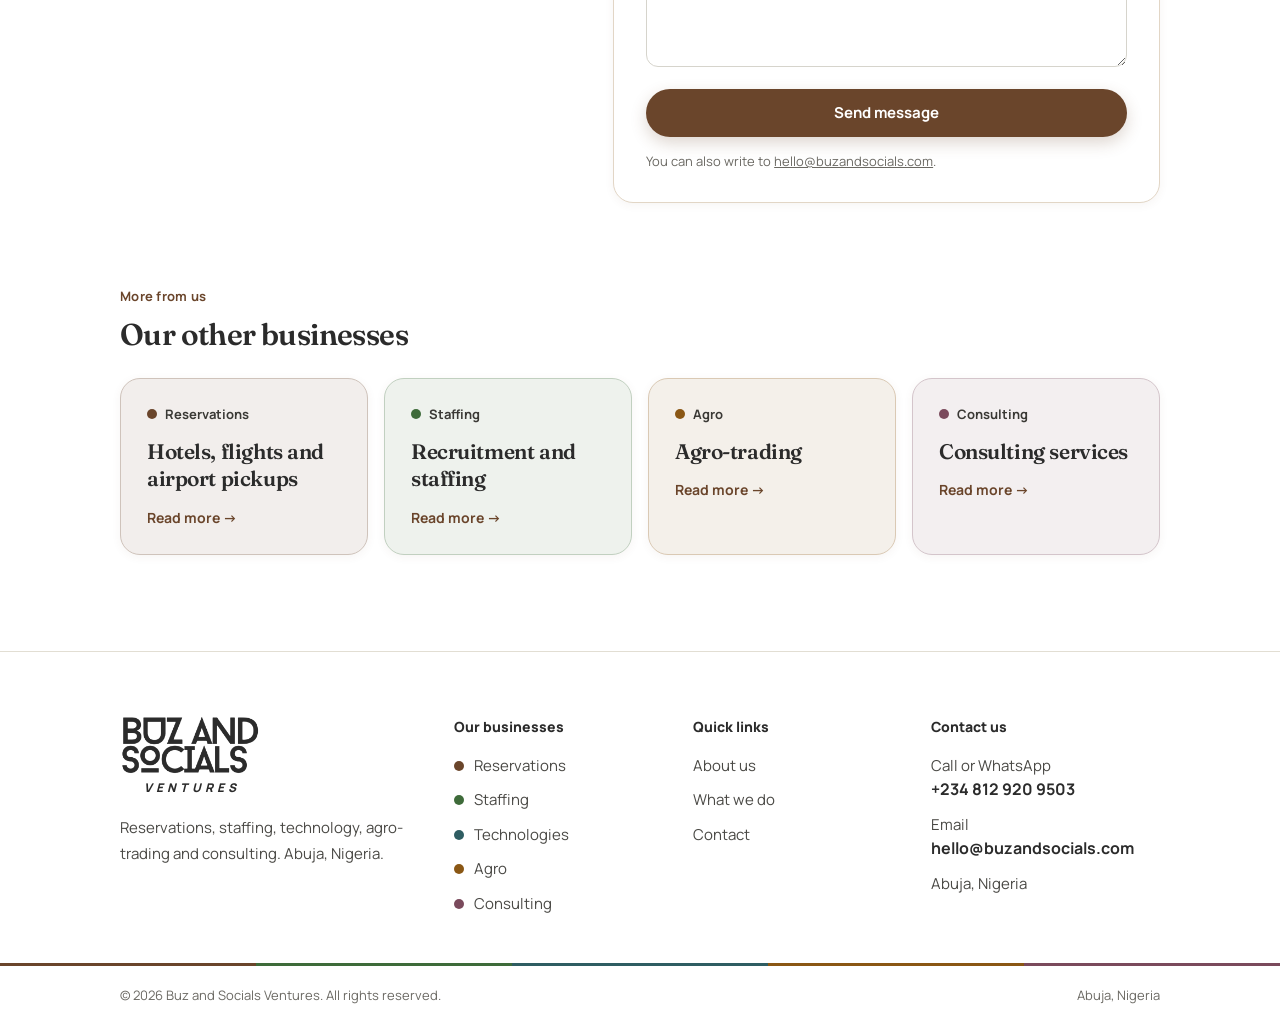
<file: site/technologies.html>
<!doctype html>
<html lang="en">
<head>
<meta charset="utf-8">
<meta name="viewport" content="width=device-width,initial-scale=1">
<title>Technologies | Buz and Socials Ventures</title>
<meta name="description" content="We build websites and software for businesses, from a first simple website to a full working system.">
<meta name="theme-color" content="#6A452B">
<meta property="og:title" content="Technologies | Buz and Socials Ventures">
<meta property="og:description" content="We build websites and software for businesses, from a first simple website to a full working system.">
<meta property="og:type" content="website">
<meta property="og:image" content="https://buzandsocials.com/assets/logo.png">
<link rel="canonical" href="https://buzandsocials.com/technologies.html">
<link rel="icon" href="assets/logo.png">
<link rel="preconnect" href="https://fonts.googleapis.com"><link rel="preconnect" href="https://fonts.gstatic.com" crossorigin>
<link href="https://fonts.googleapis.com/css2?family=Fraunces:opsz,wght@9..144,500;9..144,600;9..144,700&family=Manrope:wght@400;500;600;700;800&display=swap" rel="stylesheet">
<link rel="stylesheet" href="styles.css">
</head>
<body>
<a class="skip" href="#main">Skip to content</a>
<header class="top">
<div class="wrap hdr">
<a class="logo" href="index.html" aria-label="Buz and Socials Ventures, home"><img src="assets/logo.png" alt="Buz and Socials" width="118" height="49"><span class="lw">VENTURES</span></a>
<nav class="nav" aria-label="Main"><a href="about.html">About</a><a href="index.html#businesses">Our businesses</a><a href="contact.html">Contact</a></nav>
<a class="btn hdr-cta" href="contact.html">Get in touch</a>
<button class="burger" type="button" aria-label="Menu" aria-expanded="false" aria-controls="mnav"><span></span><span></span><span></span></button>
</div>
<div class="mnav" id="mnav" hidden>
<a href="about.html">About us<b>→</b></a><a href="index.html#businesses">Our businesses<b>→</b></a><a href="contact.html">Contact<b>→</b></a>
<a class="btn" href="contact.html">Get in touch</a>
</div>
</header>
<div class="bar" style="height:4px"><i style="background:#6A452B"></i><i style="background:#3E6B3A"></i><i style="background:#2F5D62"></i><i style="background:#8A5714"></i><i style="background:#7A4A5C"></i></div>
<main id="main">
<section class="wrap hero" style="--c:#2F5D62">
<div class="hero-t">
<div class="eyebrow dotted"><i class="dot"></i>Buz and Socials Ventures</div>
<h1 class="h big1">Technologies</h1>
<p class="lead">We build websites and software for businesses, from a first simple website to a full working system.</p>
<div class="btns row"><a class="btn" href="https://tech.buzandsocials.com">Visit tech.buzandsocials.com</a><a class="btng" href="https://wa.me/2348129209503?text=Hello%2C%20I%20would%20like%20to%20ask%20about%20Technologies.">WhatsApp us</a></div>
</div>
<aside class="card hero-list tinted" aria-label="What we help with"><div class="sm">What we help with</div><div class="tags"><span class="tag">Software</span><span class="tag">Websites</span><span class="tag">Web development</span></div></aside>
</section>
<section class="wrap sec"><div class="eyebrow">What we help with</div><h2 class="h">Technologies services</h2><div class="grid3"><div class="card sv" style="--c:#2F5D62"><div class="h"><i class="dot"></i>Websites</div><p>A simple, clear website for your business.</p></div><div class="card sv" style="--c:#2F5D62"><div class="h"><i class="dot"></i>Web development</div><p>Pages and web tools built to do a specific job.</p></div><div class="card sv" style="--c:#2F5D62"><div class="h"><i class="dot"></i>Software</div><p>Working systems for the way your business runs.</p></div></div></section>
<section class="wrap sec"><div class="two">
<div><div class="eyebrow">Who we help</div><h2 class="h">Is this for you?</h2><div class="stack sm3"><div class="card wh" style="--c:#2F5D62">Businesses with no website yet</div><div class="card wh" style="--c:#2F5D62">Businesses that outgrew a simple site</div><div class="card wh" style="--c:#2F5D62">Anyone with an idea that needs building</div></div></div>
<div><div class="eyebrow">When you get in touch</div><h2 class="h">Tell us a little</h2><p class="lead sm2">It helps us to know:</p><ul class="dots" style="--c:#2F5D62"><li>What you want it to do</li><li>Who will use it</li><li>Any website or system you already have</li></ul></div>
</div></section>
<section class="wrap sec"><div class="two">
<div><div class="eyebrow">Get in touch</div><h2 class="h">Ask us about Technologies</h2>
<p class="lead sm2">Send a message here, or call or WhatsApp +234 812 920 9503.</p>
<a class="btng" href="https://tech.buzandsocials.com">Visit tech.buzandsocials.com</a>
</div>
<form class="card form" data-wa="2348129209503" novalidate>
<h3 class="h">Send a message to Technologies</h3>
<input type="hidden" name="biz" value="Technologies">
<label class="fld">Your name<input name="name" autocomplete="name" placeholder="Your full name" required></label>
<label class="fld">Phone or email<input name="contact" autocomplete="tel" placeholder="How can we reach you?" required></label>
<label class="fld">What do you need?<textarea name="msg" placeholder="A line or two is enough" required></textarea></label>
<button class="btn full" type="submit">Send message</button>
<p class="note">You can also write to <a href="mailto:hello@buzandsocials.com">hello@buzandsocials.com</a>.</p>
<p class="err" role="alert" hidden>Please fill in your name, how we can reach you, and your message.</p>
</form>
</div></section>
<section class="wrap sec last"><div class="eyebrow">More from us</div><h2 class="h sm4">Our other businesses</h2><div class="grid4"><a class="card aud" href="reservations.html" style="--c:#6A452B"><div class="sm"><i class="dot"></i>Reservations</div><div class="h">Hotels, flights and airport pickups</div><span class="more">Read more →</span></a><a class="card aud" href="staffing.html" style="--c:#3E6B3A"><div class="sm"><i class="dot"></i>Staffing</div><div class="h">Recruitment and staffing</div><span class="more">Read more →</span></a><a class="card aud" href="agro.html" style="--c:#8A5714"><div class="sm"><i class="dot"></i>Agro</div><div class="h">Agro-trading</div><span class="more">Read more →</span></a><a class="card aud" href="consulting.html" style="--c:#7A4A5C"><div class="sm"><i class="dot"></i>Consulting</div><div class="h">Consulting services</div><span class="more">Read more →</span></a></div></section>
</main>
<footer class="foot">
<div class="wrap fgrid">
<div><span class="logo flogo"><img src="assets/logo.png" alt="Buz and Socials" width="140" height="58"><span class="lw">VENTURES</span></span><p>Reservations, staffing, technology, agro-trading and consulting. Abuja, Nigeria.</p></div>
<div><h4>Our businesses</h4><div class="fl"><a href="reservations.html"><i class="dot" style="background:#6A452B"></i>Reservations</a><a href="staffing.html"><i class="dot" style="background:#3E6B3A"></i>Staffing</a><a href="technologies.html"><i class="dot" style="background:#2F5D62"></i>Technologies</a><a href="agro.html"><i class="dot" style="background:#8A5714"></i>Agro</a><a href="consulting.html"><i class="dot" style="background:#7A4A5C"></i>Consulting</a></div></div>
<div><h4>Quick links</h4><div class="fl"><a href="about.html">About us</a><a href="index.html#businesses">What we do</a><a href="contact.html">Contact</a></div></div>
<div><h4>Contact us</h4><div class="fl fc"><span>Call or WhatsApp<br><a href="tel:+2348129209503"><strong>+234 812 920 9503</strong></a></span><span>Email<br><a href="mailto:hello@buzandsocials.com"><strong>hello@buzandsocials.com</strong></a></span><span>Abuja, Nigeria</span></div></div>
</div>
<div class="bar" style="height:3px"><i style="background:#6A452B"></i><i style="background:#3E6B3A"></i><i style="background:#2F5D62"></i><i style="background:#8A5714"></i><i style="background:#7A4A5C"></i></div>
<div class="wrap fbase"><span>© 2026 Buz and Socials Ventures. All rights reserved.</span><span>Abuja, Nigeria</span></div>
</footer>
<script src="site.js" defer></script>
</body>
</html>
</file>
<file: site/styles.css>
*{box-sizing:border-box}
html{scroll-behavior:smooth;scroll-padding-top:90px}
body{margin:0;font-family:'Manrope',system-ui,sans-serif;background:#fff;color:#2B2B2B;line-height:1.5;-webkit-font-smoothing:antialiased}
img{max-width:100%;height:auto}
a{color:inherit;text-decoration:none}
button{font-family:inherit}
:focus-visible{outline:3px solid #6A452B;outline-offset:3px}
.skip{position:absolute;left:-999px;top:8px;background:#fff;padding:10px 14px;border-radius:8px;z-index:50}
.skip:focus{left:8px}
.wrap{max-width:1120px;margin:0 auto;padding:0 40px}
.h{font-family:'Fraunces',Georgia,serif;font-weight:600;letter-spacing:-.02em;margin:0;color:#2B2B2B}
h2.h{font-size:38px;line-height:1.12;margin-top:12px}
h3.h{font-size:24px}
.eyebrow{font-size:13px;font-weight:700;color:#6A452B;letter-spacing:.02em}
.eyebrow.center{text-align:center}
.eyebrow.dotted{display:flex;align-items:center;gap:10px;color:#6B6963}
.sm{font-size:13px;font-weight:700;color:#6B6963}
.lead{font-size:19px;line-height:1.65;color:#4A4945;margin:22px 0 0;max-width:520px}
.lead.sm2{font-size:18px;line-height:1.7;margin-top:16px;max-width:440px}
.dot{display:inline-block;width:10px;height:10px;border-radius:50%;background:var(--c,#6A452B);flex:none}
.dot.lg{width:12px;height:12px}
.btn,.btng{display:inline-flex;align-items:center;justify-content:center;min-height:48px;padding:0 24px;border-radius:999px;font-size:15px;font-weight:700;cursor:pointer;text-align:center}
.btn{background:#6A452B;color:#fff;border:0;box-shadow:0 6px 16px rgba(106,69,43,.22)}
.btn:hover{background:#54371F}
.btng{background:#fff;color:#6A452B;border:1.5px solid #6A452B}
.btng:hover{background:#F3ECE3}
.btn.full{width:100%}
.btns{display:flex;gap:12px;flex-wrap:wrap}
.btns.row{margin-top:34px}
.card{background:#fff;border:1px solid #E2D6C6;border-radius:20px;box-shadow:0 2px 10px rgba(106,69,43,.06)}
.tag{display:inline-flex;align-items:center;min-height:32px;padding:0 14px;border-radius:999px;background:#F3ECE3;font-size:13.5px;font-weight:600;color:#54371F}
.tags{display:flex;flex-wrap:wrap;gap:8px;margin-top:10px}
.bar{display:flex}.bar i{flex:1}
/* header */
.top{background:#fff;border-bottom:1px solid #E2DED3;position:relative;z-index:20}
.hdr{display:flex;align-items:center;justify-content:space-between;height:84px;gap:28px}
.logo{display:block;width:118px;flex:none}.logo img{display:block;width:100%;height:auto}
.lw{display:block;text-align:center;font-size:.62em;font-weight:800;font-style:italic;letter-spacing:.34em;margin-top:5px;padding-left:.34em;color:#2B2B2B;font-size:10.5px}
.logo.big{width:230px}.logo.big .lw{font-size:17px;margin-top:8px}
.logo.flogo{width:140px}.logo.flogo .lw{font-size:12px}
.nav{display:flex;gap:36px;font-size:15px;font-weight:600;color:#3A3935}
.nav a:hover{color:#6A452B}
.burger{display:none;width:46px;height:46px;border-radius:12px;border:1.5px solid #6A452B;background:#fff;cursor:pointer;padding:0;position:relative}
.burger span{position:absolute;left:13px;right:13px;height:2px;background:#6A452B;border-radius:2px}
.burger span:nth-child(1){top:15px}.burger span:nth-child(2){top:22px}.burger span:nth-child(3){top:29px}
.mnav{position:absolute;left:0;right:0;top:100%;background:#fff;border-bottom:1px solid #D6D4CC;box-shadow:0 18px 30px rgba(43,43,43,.12);padding:6px 22px 24px}
.mnav[hidden]{display:none}
.mnav a:not(.btn){display:flex;align-items:center;justify-content:space-between;min-height:58px;font-size:18px;font-weight:700;border-bottom:1px solid #E2DED3}
.mnav .btn{margin-top:20px;width:100%}
/* hero */
.hero{display:flex;gap:64px;align-items:center;padding-top:76px;padding-bottom:84px}
.hero-t{flex:1.1}
h1.h{font-size:56px;line-height:1.06;margin-top:16px}
h1.h.big1{font-size:60px;line-height:1.05}
.hero-list{flex:1;padding:26px 28px;display:flex;flex-direction:column;gap:6px}
.hero-list>a{display:flex;align-items:center;gap:14px;padding:14px 12px;border-radius:14px}
.hero-list>a:hover{background:color-mix(in srgb,var(--c) 9%,#fff)}
.hero-list>a span{flex:1;display:flex;flex-direction:column}
.hero-list>a strong{font-family:'Fraunces',serif;font-size:21px;font-weight:600}
.hero-list>a em{font-style:normal;font-size:14.5px;color:#6B6963;margin-top:2px}
.hero-list>a b{color:#6A452B}
.hero-list.tinted{background:color-mix(in srgb,var(--c) 9%,#fff);border-color:color-mix(in srgb,var(--c) 32%,#fff)}
.hero-list .sm{margin-bottom:6px}
/* sections */
.sec{padding-bottom:84px}
.sec.last{padding-bottom:96px}
.stack{display:flex;flex-direction:column;gap:18px;margin-top:34px}
.stack.sm3{gap:12px;margin-top:26px}
.grid3{display:grid;grid-template-columns:repeat(3,minmax(0,1fr));gap:20px;margin-top:34px}
.grid4{display:grid;grid-template-columns:repeat(4,minmax(0,1fr));gap:16px;margin-top:26px}
.h.sm4{font-size:30px}
.two{display:flex;gap:56px;align-items:flex-start}
.two>*{flex:1}
.about-band{border-top:1px solid #E2DED3;border-bottom:1px solid #E2DED3;margin-bottom:84px}
.about{display:flex;gap:72px;align-items:flex-start;padding-top:80px;padding-bottom:80px}
.about>*:first-child{flex:1;padding-top:4px}.about>*:last-child{flex:1.4}
.about p{margin:14px 0 0;font-size:18px;line-height:1.75;color:#3A3935}
.about h1.h{font-size:48px;line-height:1.1}
.about.two{padding:0}
.about-top{padding-top:80px}
.ul{display:inline-block;margin-top:24px;font-size:16px;font-weight:700;color:#6A452B;border-bottom:2px solid #6A452B;padding-bottom:2px}
.biz{padding:30px 32px;background:color-mix(in srgb,var(--c) 9%,#fff);border-color:color-mix(in srgb,var(--c) 32%,#fff)}
.biz h3.h{display:flex;align-items:center;gap:12px;font-size:28px}
.biz .what{margin:6px 0 0;font-size:15px;font-weight:600;color:#6B6963}
.biz p{margin:14px 0 0;font-size:17px;line-height:1.7;color:#3A3935;max-width:640px}
.biz .what{margin-top:6px}
.biz .sm{margin-top:20px}
.biz .btns{margin-top:24px}
.aud{display:block;padding:26px;background:color-mix(in srgb,var(--c,#6A452B) 9%,#fff);border-color:color-mix(in srgb,var(--c,#6A452B) 32%,#fff)}
.aud.plain{background:#F3ECE3;border-color:#D9C8B2;display:flex;flex-direction:column;justify-content:center}
.aud .sm{display:flex;align-items:center;gap:8px;color:#3A3935}
.aud .h{font-size:21px;line-height:1.3;margin-top:14px}
.aud p{font-size:16px;line-height:1.6;color:#4A4945;margin:8px 0 0}
.aud .more{display:block;font-size:14px;font-weight:700;margin-top:14px;color:#6A452B}
.cards .aud .h{font-size:20px}
.sv{padding:26px 28px;background:color-mix(in srgb,var(--c) 9%,#fff);border-color:color-mix(in srgb,var(--c) 32%,#fff)}
.sv .h{display:flex;align-items:center;gap:10px;font-size:22px;line-height:1.2}
.sv p{font-size:16px;line-height:1.6;color:#4A4945;margin:12px 0 0}
.wh{padding:22px 24px;font-size:17px;font-weight:600;line-height:1.4;background:color-mix(in srgb,var(--c) 9%,#fff);border-color:color-mix(in srgb,var(--c) 32%,#fff)}
.dots{list-style:none;margin:0;padding:0}
.dots li{position:relative;padding-left:20px;margin-top:16px;font-size:18px;line-height:1.5;color:#3A3935}
.dots li:before{content:"";position:absolute;left:0;top:10px;width:8px;height:8px;border-radius:50%;background:var(--c)}
.faq{border-top:1px solid #D6D4CC;flex:1.6}
.faq details{border-bottom:1px solid #D6D4CC;padding:22px 4px}
.faq summary{font-size:18px;font-weight:600;cursor:pointer;list-style:none;display:flex;justify-content:space-between;gap:16px}
.faq summary::-webkit-details-marker{display:none}
.faq summary:after{content:"−";width:32px;height:32px;border-radius:50%;border:1px solid #C4C1B8;display:grid;place-items:center;font-size:18px;flex:none;line-height:1}
.faq details:not([open]) summary:after{content:"+"}
.faq p{margin:12px 0 0;font-size:16.5px;line-height:1.7;color:#4A4945;max-width:560px}
.reach{margin-top:28px;display:flex;flex-direction:column;gap:6px;align-items:flex-start}
.reach .big{font-size:30px}
.reach a:nth-child(2){font-size:19px;font-weight:600;color:#3A3935}
.reach .btng{margin-top:16px}
/* forms */
.form{padding:30px 32px;flex:1.1}
.form h3.h{margin-bottom:6px}
.fld{display:block;font-size:13px;font-weight:700;color:#6B6963;margin-top:16px}
.fld input,.fld textarea{display:block;width:100%;margin-top:6px;min-height:48px;padding:0 14px;border:1px solid #D6D4CC;border-radius:12px;background:#fff;font:500 16px 'Manrope',sans-serif;color:#2B2B2B}
.fld textarea{padding:12px 14px;min-height:112px;resize:vertical}
.chips{border:0;padding:0;margin:16px 0 0;display:flex;flex-wrap:wrap;gap:8px}
.chips legend{font-size:13px;font-weight:700;color:#6B6963;margin-bottom:8px;padding:0}
.chip input{position:absolute;opacity:0}
.chip span{display:inline-flex;align-items:center;gap:8px;min-height:42px;padding:0 16px;border-radius:999px;font-size:14px;font-weight:600;cursor:pointer;border:1px solid #D6D4CC;background:#fff}
.chip input:checked+span{background:#F3ECE3;border-color:#6A452B;color:#54371F}
.chip input:focus-visible+span{outline:3px solid #6A452B;outline-offset:2px}
.form .btn{margin-top:22px}
.note{font-size:13px;color:#6B6963;margin:14px 0 0;line-height:1.6}
.note a{text-decoration:underline}
.err{color:#9B2C2C;font-size:14px;font-weight:600;margin:12px 0 0}
.err[hidden]{display:none}
/* hero photo */
.hero-photo{flex:1;height:440px;border-radius:24px;background:#EDE9E1 center/cover no-repeat;border:1px solid #D6D4CC;display:flex;align-items:center;justify-content:center}
/* business rows */
.rows{margin-top:34px;border-top:1px solid #D6D4CC}
.brow{border-bottom:1px solid #D6D4CC}
.brow summary{list-style:none;display:flex;justify-content:space-between;align-items:center;gap:24px;min-height:84px;padding:0 4px;cursor:pointer}
.brow summary::-webkit-details-marker{display:none}
.brow .nm{display:flex;align-items:center;gap:16px}
.brow .rn{font-size:28px}
.brow summary:hover .rn{text-decoration:underline;text-underline-offset:5px}
.brow .wt{display:flex;align-items:center;gap:24px;font-size:16px;color:#4A4945;text-align:right}
.brow .sg{width:36px;height:36px;border-radius:50%;border:1px solid #C4C1B8;display:grid;place-items:center;font-size:20px;flex:none;background:#fff;line-height:1}
.brow .sg:after{content:"\2212"}
.brow:not([open]) .sg:after{content:"+"}
.bpanel{padding:26px 30px 30px;margin:0 0 18px;display:flex;gap:48px;align-items:flex-start;background:#F8F4EE;border:1px solid #E2D6C6;border-radius:20px}
.bpanel .bl{flex:1;max-width:560px}
.bpanel p{margin:0;font-size:17px;line-height:1.7;color:#3A3935}
.bpanel .sm{margin-top:20px}
.br{display:flex;flex-direction:column;gap:10px;align-items:flex-start}
/* work and reviews */
.work{overflow:hidden}.work img{display:block;width:100%;height:190px;object-fit:cover}.work .wb{padding:22px 24px 24px}
.work h3.h{font-size:21px;margin-top:10px}.work p{font-size:15.5px;line-height:1.6;color:#4A4945;margin:8px 0 0}
.quote{margin:0;padding:28px}.quote .qm{font-size:54px;line-height:.7;color:#C4C1B8}
.quote blockquote{margin:14px 0 0;font-size:17px;line-height:1.65;color:#3A3935}.quote figcaption{margin-top:22px;font-size:13px;font-weight:600;color:#6B6963}
.sec[hidden]{display:none}
.work.ph .wimg{height:190px;background:#EDE9E1;display:flex;align-items:center;justify-content:center;color:#6B6963;font-size:13px;font-weight:600}
.sk{display:block;height:10px;border-radius:5px;background:#F1EFEA}
.sk.q{height:11px;border-radius:6px;background:#E2DED3;margin-top:10px}
.quote.ph .qm+.sk{margin-top:14px}
.quote figcaption{display:flex;align-items:center;gap:10px}.quote .av{width:34px;height:34px;border-radius:50%;background:#EDE9E1;flex:none}
.pi{width:200px;flex:none;display:flex;flex-direction:column;align-items:center;gap:10px;height:70px;justify-content:center}
.pr{display:flex;align-items:center;gap:8px}.pc{width:26px;height:26px;border-radius:50%;background:#CDD3DB}.pb{display:block;height:12px;border-radius:6px;background:#CDD3DB}
.pl{font-size:11px;font-weight:600;color:#9AA3B0;letter-spacing:.06em}
.pi img{height:48px;width:auto}
/* partners */
.partners{padding-bottom:76px}
.slidebox{overflow:hidden;margin-top:30px;-webkit-mask-image:linear-gradient(90deg,transparent,#000 10%,#000 90%,transparent);mask-image:linear-gradient(90deg,transparent,#000 10%,#000 90%,transparent)}
.slide{display:flex;align-items:center;width:max-content;animation:bzslide 36s linear infinite}
.slide:hover{animation-play-state:paused}
.slide img{height:48px;width:auto;margin:0 40px}
@keyframes bzslide{from{transform:translateX(0)}to{transform:translateX(-50%)}}
@media (prefers-reduced-motion:reduce){.slide{animation:none}}
/* footer */
.foot{border-top:1px solid #E2DED3}
.fgrid{padding-top:64px;padding-bottom:48px;display:grid;grid-template-columns:1.5fr 1fr 1fr 1.2fr;gap:48px}
.flogo{display:block}
.foot p{margin:18px 0 0;font-size:15px;line-height:1.7;color:#4A4945;max-width:300px}
.foot h4{margin:0;font-size:14px;font-weight:800}
.fl{display:flex;flex-direction:column;gap:12px;margin-top:18px;font-size:15px;color:#4A4945;line-height:1.5}
.fl>a{display:flex;align-items:center;gap:10px}
.fl a:hover{color:#6A452B}
.fl strong{color:#2B2B2B;font-size:16px}
.fbase{padding-top:20px;padding-bottom:26px;display:flex;justify-content:space-between;font-size:13px;color:#6B6963;gap:16px}
/* phone */
@media (max-width:860px){
.hero-photo{flex:none;height:240px}
.brow summary{min-height:72px}.brow .rn{font-size:24px}.brow .wtx{display:none}
.bpanel{flex-direction:column;gap:22px;padding:22px 20px 24px}
.br{width:100%;align-items:stretch}
.wrap{padding:0 22px}
.hdr{height:68px}
.logo{width:96px}.lw{font-size:9px}
.nav,.hdr-cta{display:none}
.burger{display:block}
h2.h{font-size:32px}
h1.h{font-size:38px;line-height:1.08}
h1.h.big1{font-size:44px}
.lead{font-size:17px;margin-top:18px}
.hero{flex-direction:column;align-items:stretch;gap:32px;padding-top:40px;padding-bottom:48px}
.btns.row{flex-direction:column;margin-top:28px}
.btn,.btng{width:100%}
.btns{flex-direction:column;gap:10px}
.hero-list{padding:18px 16px}
.sec{padding-bottom:48px}.sec.last{padding-bottom:56px}
.grid3,.grid4{grid-template-columns:1fr;gap:14px;margin-top:24px}
.two{flex-direction:column;gap:32px}
.two>*{width:100%}
.about-band{margin-bottom:48px}
.about{flex-direction:column;gap:20px;padding-top:44px;padding-bottom:48px}
.logo.big{width:150px}.logo.big .lw{font-size:11px;margin-top:5px}
.about p{font-size:17px;line-height:1.7}
.about h1.h{font-size:36px}
.about-top{padding-top:44px}
.biz{padding:24px 22px}
.biz h3.h{font-size:26px}
.stack{margin-top:26px;gap:18px}
.reach .big{font-size:28px}
.form{padding:24px 20px}
.partners{padding-bottom:52px}
.slidebox{-webkit-mask-image:none;mask-image:none;overflow:visible}
.slide{animation:none;width:auto;flex-wrap:wrap;justify-content:center;gap:22px 12px}
.slide img{margin:0 12px}
.fgrid{grid-template-columns:1fr;gap:30px;padding-top:40px;padding-bottom:32px}
.fbase{flex-direction:column;gap:2px}
}
.work .sm{display:flex;align-items:center;gap:8px}

.pi{width:auto;padding:0 44px;height:64px}
.pi img{height:44px;width:auto;display:block}
.pi img[src*=bolton]{height:40px}
.pi img[src*=johnwood]{height:56px}
.pi img[src*=girllead]{height:46px}
.pi img[src*=eyemark]{height:30px}
.pi img[src*=netzence]{height:54px}
.pi img[src*=omed]{height:50px}
.pi .wm{white-space:nowrap;color:#2B2B2B}
.pi .wm-pali{font-family:'Fraunces',Georgia,serif;font-weight:700;font-size:26px;letter-spacing:-.02em;color:#6A452B}
.pi .wm-max{font-family:'Manrope',system-ui,sans-serif;font-weight:500;font-size:15px;letter-spacing:.01em}
.pi .wm-max b{font-weight:800;font-size:20px;letter-spacing:-.02em;color:#2F5D62}
.pi img[src*=transcorp]{height:24px}
.pi img[src*=capital]{height:52px}

/* about */
.abh{display:flex;gap:56px;align-items:center}
.abh>div:first-child{flex:1.2}
.abh>.abc{flex:1}
.abh h1{font-size:54px;line-height:1.08;margin-top:14px}
.abh p{margin:20px 0 0;font-size:19px;line-height:1.75;color:#3A3935}
.abh .btns.row{margin-top:30px}
.abc{background:#F3ECE3;border:1px solid #D9C8B2;border-radius:28px;padding:44px;display:flex;flex-direction:column;gap:26px}
.abc img{width:220px;height:auto;display:block}
.abbar{height:6px;border-radius:3px;overflow:hidden}
.abl{display:flex;flex-direction:column;gap:18px}
.abr{display:flex;align-items:flex-start;gap:12px}
.abr .dot{margin-top:7px}
.abr b{display:block;font-size:17px;font-weight:800;color:#2B2B2B}
.abr span{display:block;font-size:15px;color:#4A4945;margin-top:2px}
.fpanel{background:#F3ECE3;border:1px solid #D9C8B2;border-radius:28px;padding:56px;overflow:hidden}
.fnd{display:flex;gap:64px;align-items:center}
.orbit{position:relative;flex:none;width:500px;max-width:100%;aspect-ratio:1}
.orbit .glow{position:absolute;left:-1%;top:-1%;width:102%;height:102%;border-radius:50%;background:radial-gradient(circle,rgba(106,69,43,.10) 0%,transparent 66%)}
.orbit .r1,.orbit .r2{position:absolute;border-radius:50%;box-sizing:border-box}
.orbit .r1{left:9.25%;top:9.25%;width:81.5%;height:81.5%;border:2px dashed #6A452B;opacity:.4}
.orbit .r2{left:16.5%;top:16.5%;width:67%;height:67%;border:1px solid rgba(106,69,43,.2)}
.orbit .op{position:absolute;left:20.8%;top:20.8%;width:58.4%;height:58.4%;border-radius:50%;overflow:hidden;border:5px solid #6A452B;box-sizing:border-box;box-shadow:0 0 0 10px rgba(106,69,43,.08),0 14px 32px rgba(43,43,43,.2)}
.orbit .op img{width:100%;height:100%;object-fit:cover;display:block}
.orbit .oc{position:absolute;width:24%;height:15%;background:#fff;border:1px solid #E2D6C6;border-radius:12px;box-shadow:0 6px 16px rgba(106,69,43,.12);display:flex;align-items:center;justify-content:center}
.orbit .oc img{max-width:88%;max-height:80%;object-fit:contain;display:block}
.ftx{flex:1;min-width:0}
.ftx .h{font-size:44px;line-height:1.1;margin-top:10px}
.ftx p{margin:14px 0 0;font-size:17px;line-height:1.7;color:#3A3935}
.ftx .fr{margin-top:8px;font-weight:700;color:#6A452B;font-size:15px}
.ftx .btns.row{margin-top:22px}
.abcta{background:#F3ECE3;border:1px solid #D9C8B2;border-radius:28px;padding:56px;display:flex;gap:56px;align-items:center;justify-content:space-between}
.abcta>div:first-child{flex:1}
.abcta .h{font-size:38px;line-height:1.12;margin-top:10px}
.abcta p{margin:14px 0 0;font-size:18px;line-height:1.7;color:#3A3935}
.abcta .btns{flex:none}
@media (max-width:860px){.abh{flex-direction:column;align-items:stretch;gap:28px}.abh h1{font-size:36px}.abh p{font-size:17px}.abc{padding:26px 22px;border-radius:22px;gap:22px}.abc img{width:170px}.abr b{font-size:16px}.abr span{font-size:14.5px}.fpanel{padding:24px 20px;border-radius:22px}.fnd{flex-direction:column;gap:28px}.orbit{width:100%}.orbit .oc{border-radius:8px}.ftx{width:100%}.ftx .h{font-size:34px}.ftx p{font-size:15.5px}.ftx .btn{width:100%}.abcta{flex-direction:column;align-items:stretch;gap:24px;padding:28px 22px;border-radius:22px}.abcta .h{font-size:30px}.abcta p{font-size:16px}.abcta .btns{flex-direction:column}}
</file>
